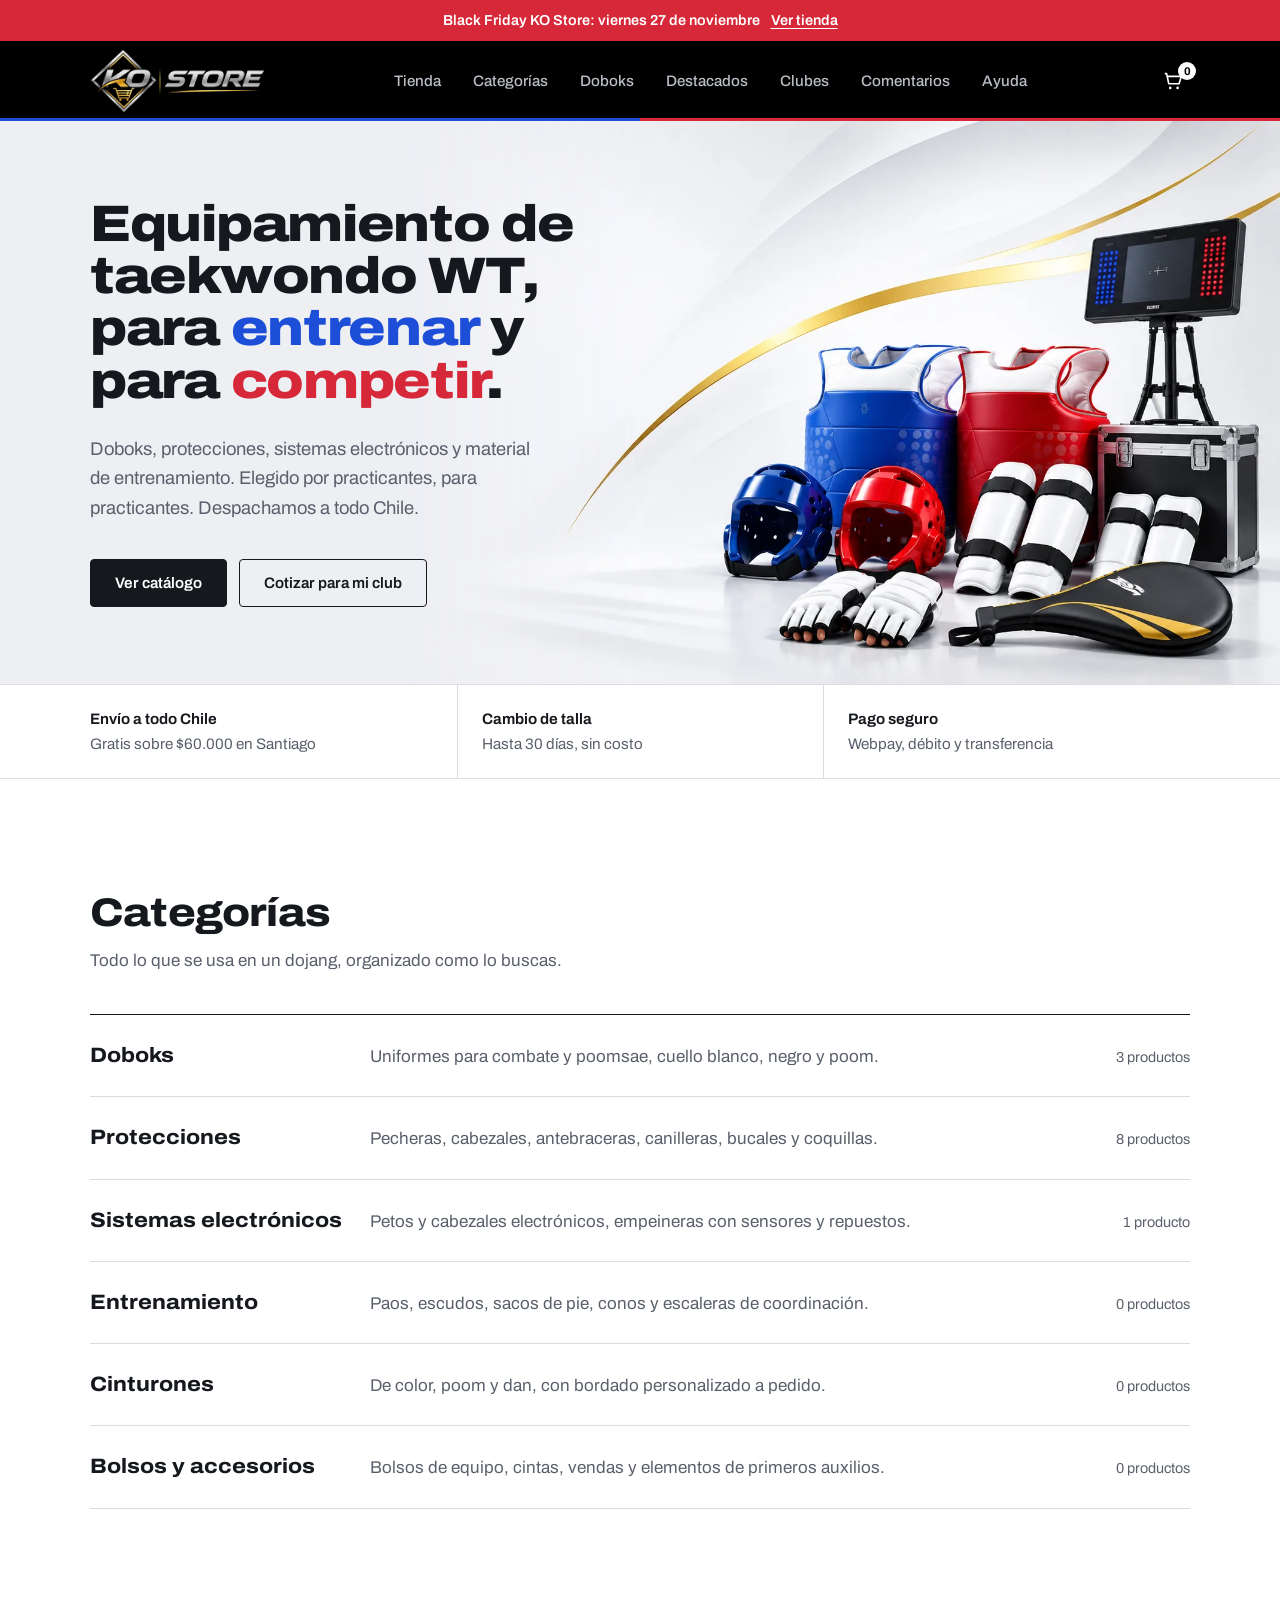
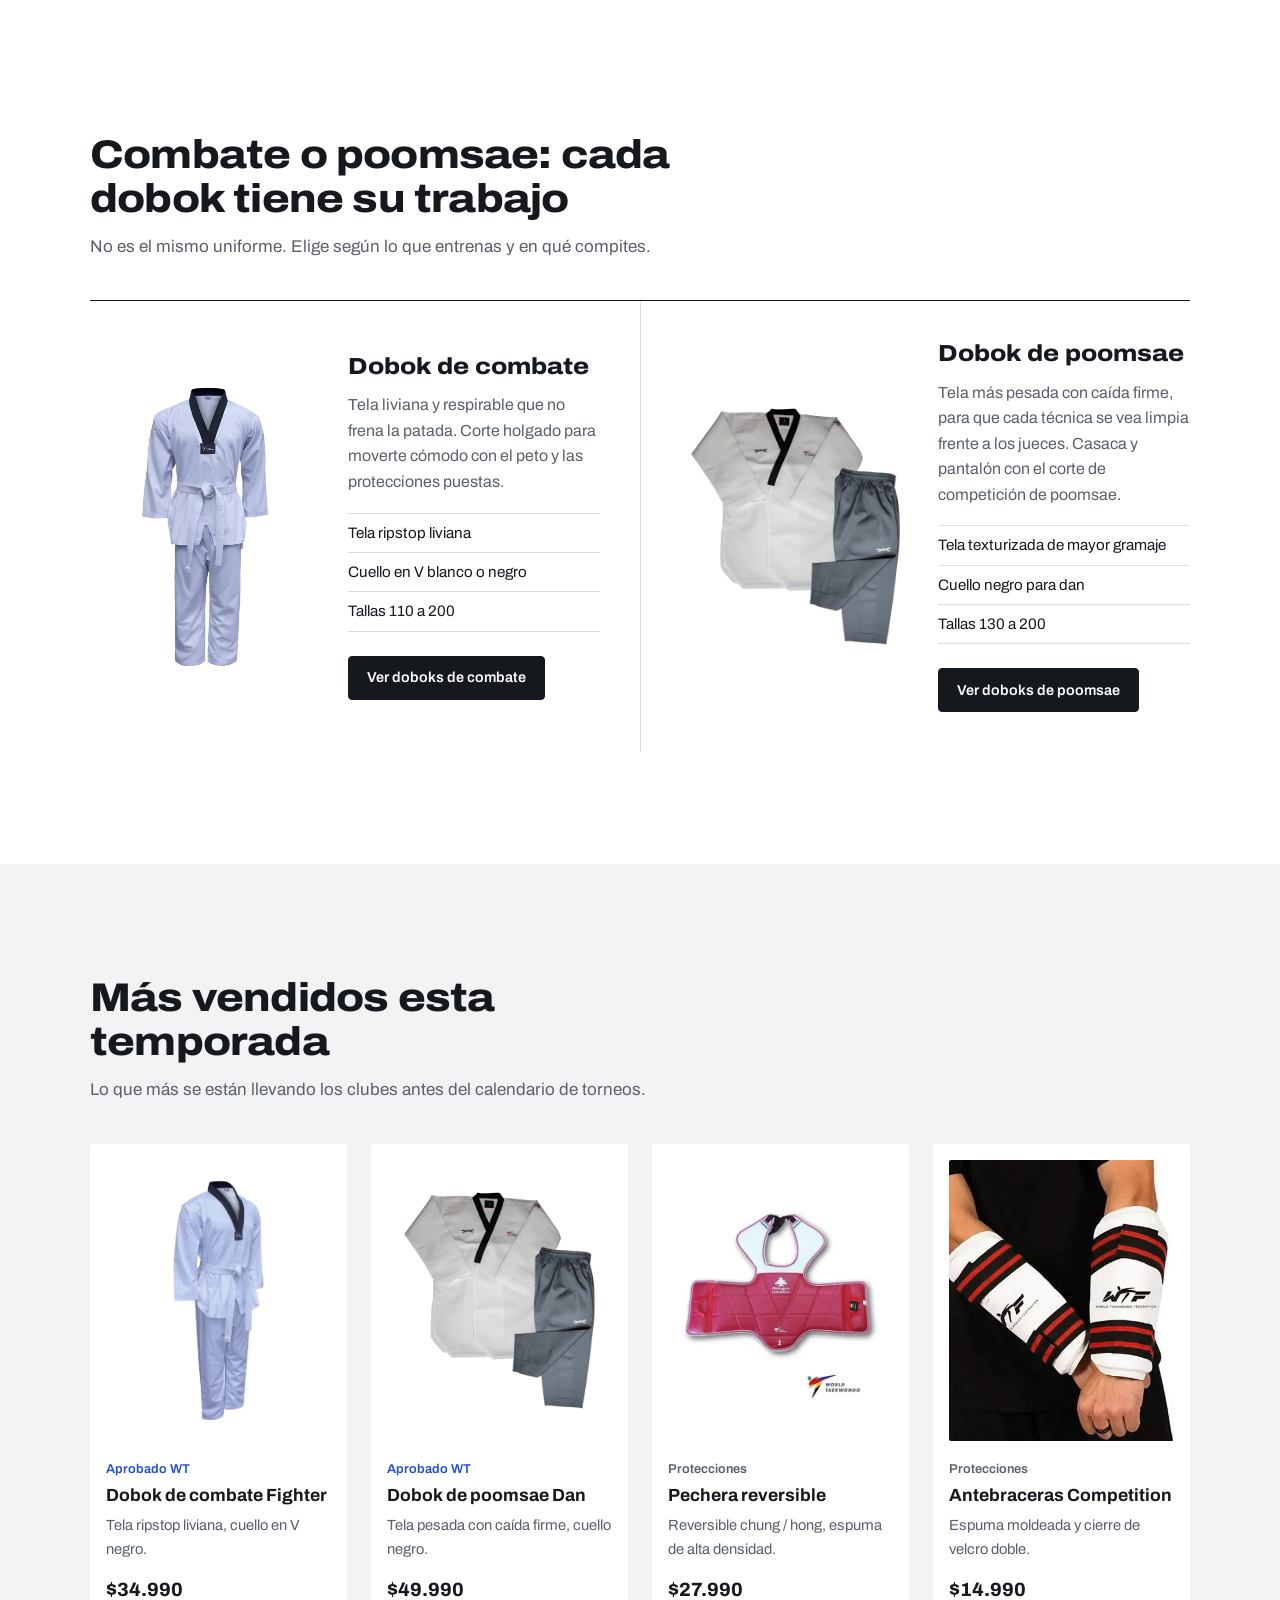
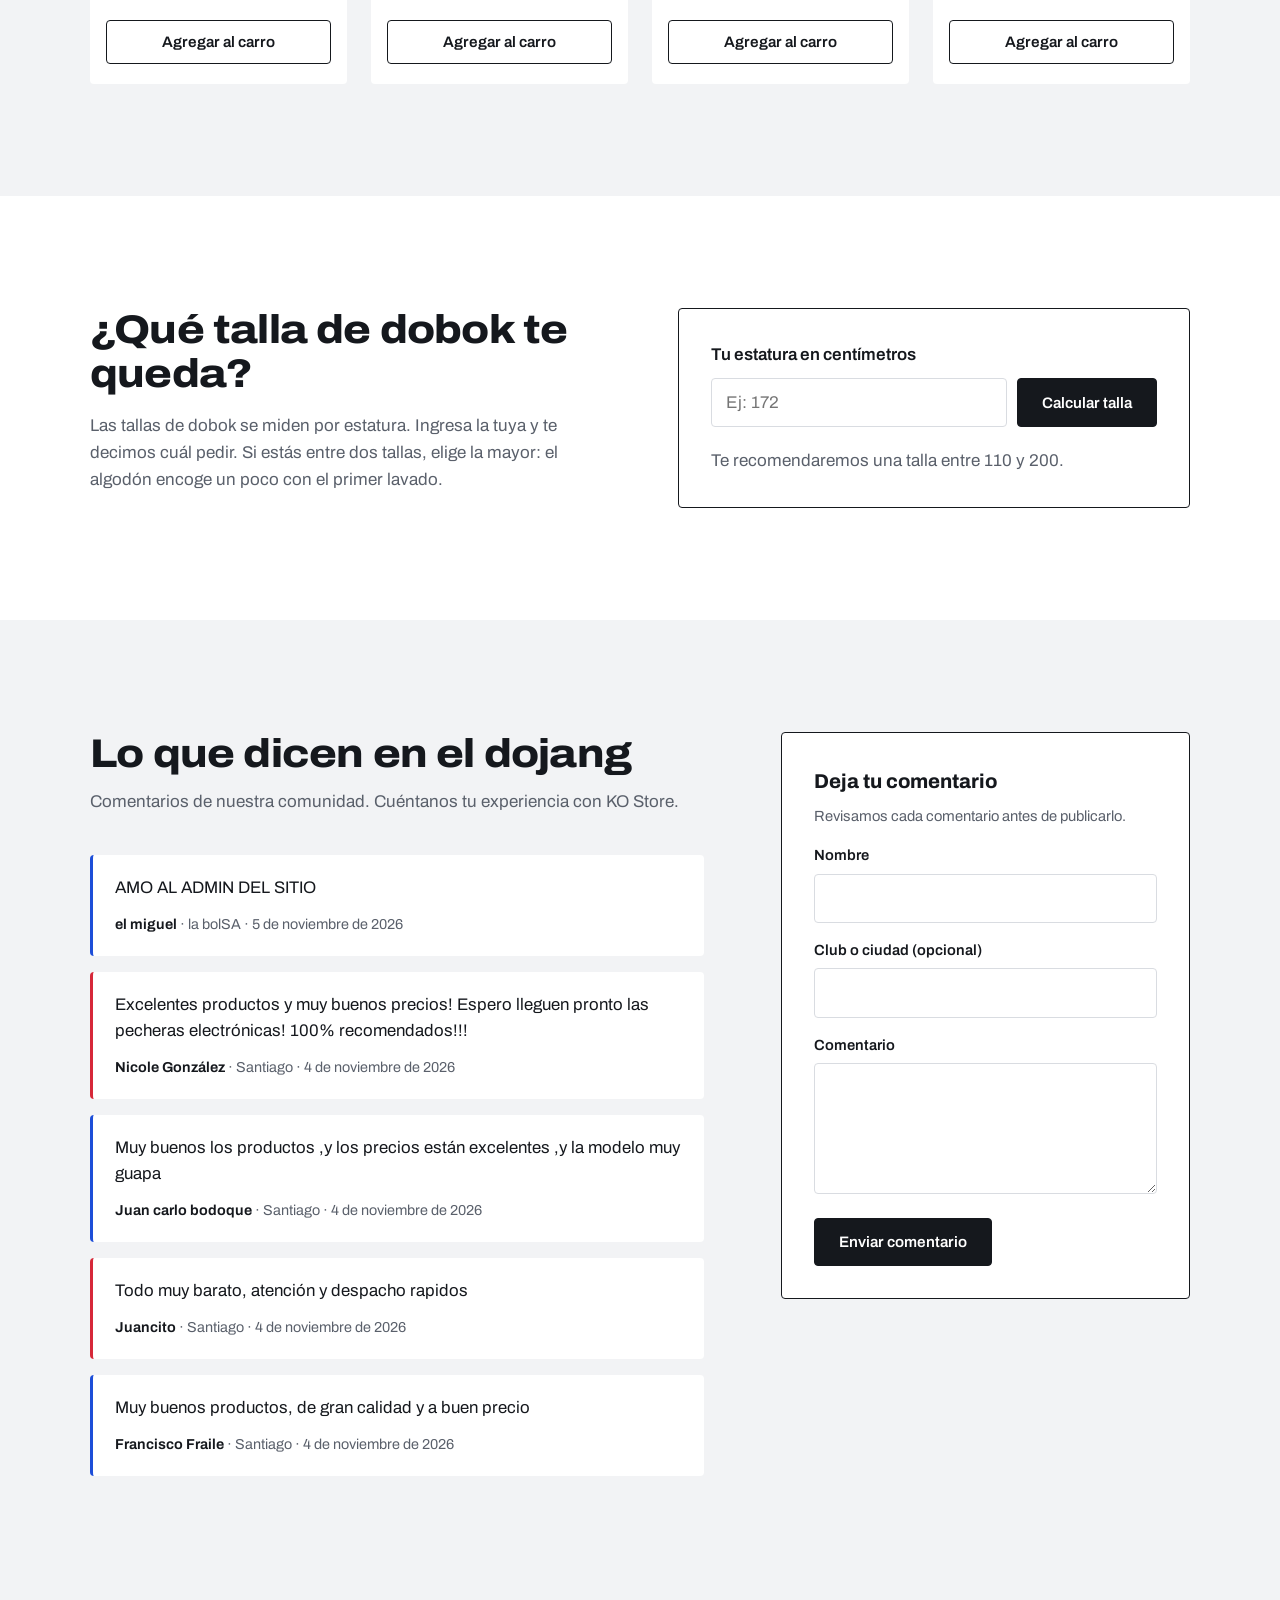
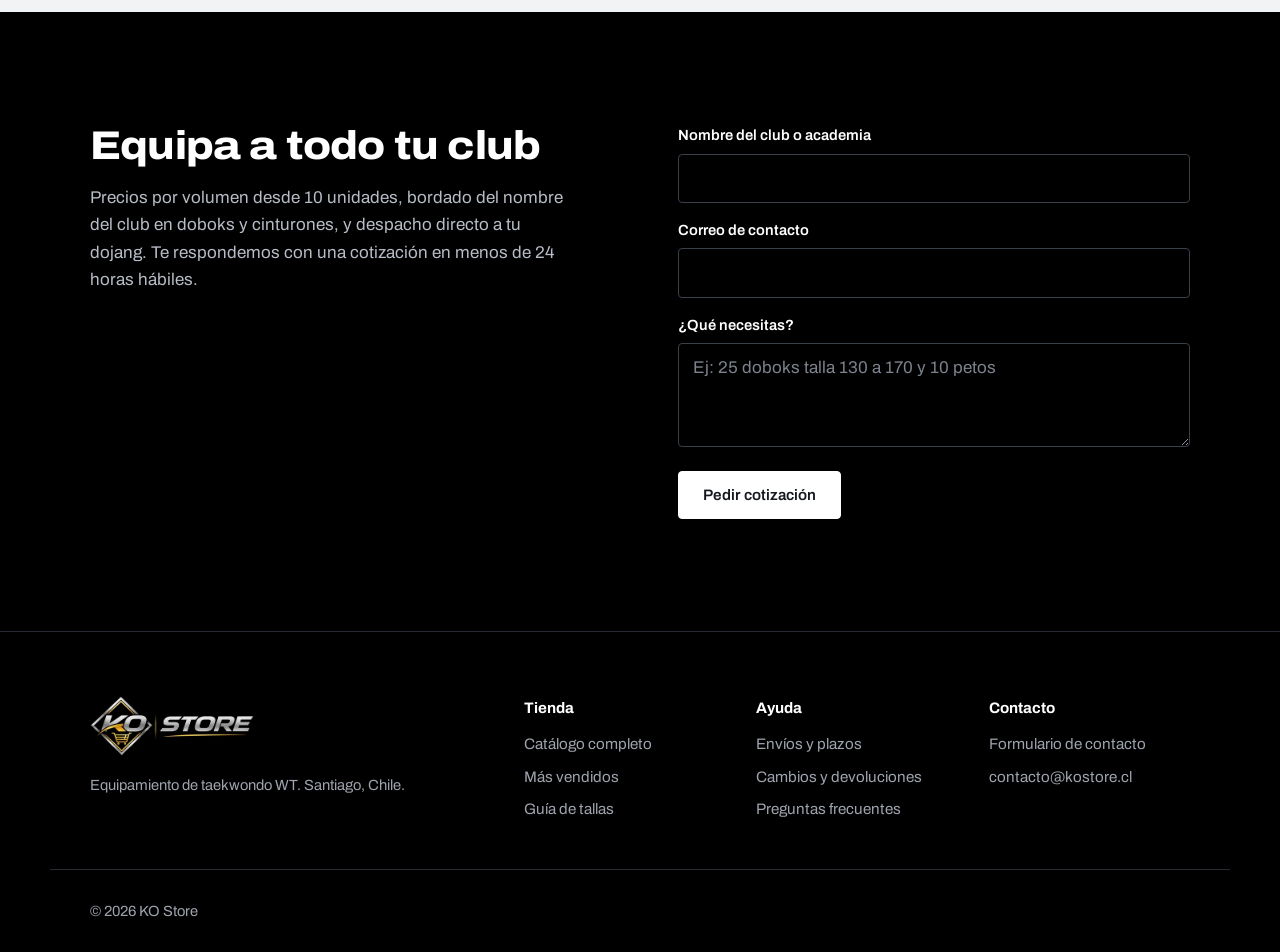
<file: index.html>
<!doctype html>
<html lang="es-CL">
<head>
  <meta charset="utf-8">
  <meta name="viewport" content="width=device-width, initial-scale=1">
  <title>Equipamiento de taekwondo WT en Chile | KO Store</title>
  <meta name="description" content="Tienda de taekwondo en Chile: doboks, protecciones, sistemas electrónicos y material de entrenamiento WT. Envíos a todo Chile y cambio de talla gratis.">
  <meta name="google-site-verification" content="JSv_X-p9uG803mm_7p5Y2nNtVCuEIK81Bcim6cUis-Q">
  <link rel="canonical" href="https://ko-store.vercel.app/">
  <meta name="theme-color" content="#000000">
  <meta property="og:type" content="website">
  <meta property="og:site_name" content="KO Store">
  <meta property="og:locale" content="es_CL">
  <meta property="og:title" content="Equipamiento de taekwondo WT en Chile | KO Store">
  <meta property="og:description" content="Tienda de taekwondo en Chile: doboks, protecciones, sistemas electrónicos y material de entrenamiento WT. Envíos a todo Chile y cambio de talla gratis.">
  <meta property="og:url" content="https://ko-store.vercel.app/">
  <meta property="og:image" content="https://ko-store.vercel.app/recursosgraficos/og-kostore.jpg">
  <meta property="og:image:width" content="1200">
  <meta property="og:image:height" content="630">
  <meta property="og:image:alt" content="Equipamiento de taekwondo WT: pecheras, cascos, guantes, canilleras y marcador electrónico">
  <meta name="twitter:card" content="summary_large_image">
  <script type="application/ld+json">
  {
    "@context": "https://schema.org",
    "@graph": [
      {
        "@type": "Store",
        "@id": "https://ko-store.vercel.app/#store",
        "name": "KO Store",
        "url": "https://ko-store.vercel.app/",
        "logo": "https://ko-store.vercel.app/recursosgraficos/kostore-web.webp",
        "image": "https://ko-store.vercel.app/recursosgraficos/og-kostore.jpg",
        "description": "Tienda de taekwondo en Chile: doboks, protecciones, sistemas electrónicos y material de entrenamiento WT. Envíos a todo Chile y cambio de talla gratis.",
        "email": "contacto@kostore.cl",
        "areaServed": { "@type": "Country", "name": "Chile" },
        "currenciesAccepted": "CLP",
        "paymentAccepted": "Webpay, débito, transferencia"
      },
      {
        "@type": "WebSite",
        "@id": "https://ko-store.vercel.app/#website",
        "name": "KO Store",
        "url": "https://ko-store.vercel.app/",
        "inLanguage": "es-CL",
        "publisher": { "@id": "https://ko-store.vercel.app/#store" }
      }
    ]
  }
  </script>
  <link rel="icon" type="image/png" href="recursosgraficos/favicon.png">
  <link rel="preconnect" href="https://fonts.googleapis.com">
  <link rel="preconnect" href="https://fonts.gstatic.com" crossorigin>
  <link href="https://fonts.googleapis.com/css2?family=Archivo:wdth,wght@62..125,400..900&display=swap" rel="stylesheet">
  <link rel="stylesheet" href="styles.css">
</head>
<body>
  <a class="skip" href="#main">Saltar al contenido</a>

  <header class="site-header">
    <div class="wrap header-inner">
      <a href="./" class="logo" aria-label="KO Store, inicio">
        <img src="recursosgraficos/kostore-web.webp" alt="KO Store" width="131" height="48">
      </a>
      <nav class="nav" id="nav" aria-label="Principal">
        <a href="tienda.html">Tienda</a>
        <a href="#categorias">Categorías</a>
        <a href="#doboks">Doboks</a>
        <a href="#destacados">Destacados</a>
        <a href="#clubes">Clubes</a>
        <a href="#comentarios">Comentarios</a>
        <a href="ayuda.html">Ayuda</a>
      </nav>
      <button type="button" class="menu-toggle" aria-controls="nav" aria-expanded="false" aria-label="Abrir menú">
        <svg viewBox="0 0 24 24" width="24" height="24" aria-hidden="true"><path d="M4 7h16M4 12h16M4 17h16" stroke="currentColor" stroke-width="1.8" stroke-linecap="round"/></svg>
      </button>
      <button type="button" class="cart" aria-label="Abrir carro, 0 productos">
        <svg viewBox="0 0 24 24" width="22" height="22" aria-hidden="true"><path d="M3 4h2l2.4 11h11.2L21 7H6.2" fill="none" stroke="currentColor" stroke-width="1.8" stroke-linejoin="round"/><circle cx="9" cy="19.5" r="1.4" fill="currentColor"/><circle cx="17" cy="19.5" r="1.4" fill="currentColor"/></svg>
        <span class="cart-count">0</span>
      </button>
    </div>
  </header>

  <main id="main">
    <section class="hero">
      <div class="wrap hero-grid">
        <div class="hero-copy">
          <h1>Equipamiento de taekwondo WT, para <span class="chung">entrenar</span> y para <span class="hong">competir</span>.</h1>
          <p class="lead">Doboks, protecciones, sistemas electrónicos y material de entrenamiento. Elegido por practicantes, para practicantes. Despachamos a todo Chile.</p>
          <div class="actions">
            <a href="tienda.html" class="btn btn-primary">Ver catálogo</a>
            <a href="#clubes" class="btn btn-ghost">Cotizar para mi club</a>
          </div>
        </div>

      </div>
      <img class="hero-img"
           src="recursosgraficos/fondo-hero.webp"
           srcset="recursosgraficos/fondo-hero-960.webp 960w, recursosgraficos/fondo-hero.webp 1671w"
           sizes="(max-width: 960px) 100vw, 1300px"
           width="1671" height="941"
           fetchpriority="high"
           alt="Equipamiento de taekwondo WT: pecheras y cascos azul y rojo, antebraceras, canilleras, guantes, paleta de golpeo, marcador electrónico y maleta de transporte">
    </section>

    <section class="service" aria-label="Condiciones de compra">
      <div class="wrap service-row">
        <p><strong>Envío a todo Chile</strong> Gratis sobre $60.000 en Santiago</p>
        <p><strong>Cambio de talla</strong> Hasta 30 días, sin costo</p>
        <p><strong>Pago seguro</strong> Webpay, débito y transferencia</p>
      </div>
    </section>

    <section id="categorias" class="section">
      <div class="wrap">
        <div class="section-head">
          <h2>Categorías</h2>
          <p>Todo lo que se usa en un dojang, organizado como lo buscas.</p>
        </div>
        <ul class="cat-list">
          <li><a href="doboks.html"><span class="cat-name">Doboks</span><span class="cat-desc">Uniformes para combate y poomsae, cuello blanco, negro y poom.</span><span class="cat-count" data-cat="doboks"></span></a></li>
          <li><a href="protecciones.html"><span class="cat-name">Protecciones</span><span class="cat-desc">Pecheras, cabezales, antebraceras, canilleras, bucales y coquillas.</span><span class="cat-count" data-cat="protecciones"></span></a></li>
          <li><a href="electronicos.html"><span class="cat-name">Sistemas electrónicos</span><span class="cat-desc">Petos y cabezales electrónicos, empeineras con sensores y repuestos.</span><span class="cat-count" data-cat="electronicos"></span></a></li>
          <li><a href="entrenamiento.html"><span class="cat-name">Entrenamiento</span><span class="cat-desc">Paos, escudos, sacos de pie, conos y escaleras de coordinación.</span><span class="cat-count" data-cat="entrenamiento"></span></a></li>
          <li><a href="cinturones.html"><span class="cat-name">Cinturones</span><span class="cat-desc">De color, poom y dan, con bordado personalizado a pedido.</span><span class="cat-count" data-cat="cinturones"></span></a></li>
          <li><a href="accesorios.html"><span class="cat-name">Bolsos y accesorios</span><span class="cat-desc">Bolsos de equipo, cintas, vendas y elementos de primeros auxilios.</span><span class="cat-count" data-cat="accesorios"></span></a></li>
        </ul>
      </div>
    </section>

    <section id="doboks" class="section doboks">
      <div class="wrap">
        <div class="section-head">
          <h2>Combate o poomsae: cada dobok tiene su trabajo</h2>
          <p>No es el mismo uniforme. Elige según lo que entrenas y en qué compites.</p>
        </div>
        <div class="dobok-split">
          <article class="dobok-type">
            <div class="dobok-img">
              <img src="recursosgraficos/dobokfighter.webp" alt="Dobok de combate blanco con cuello negro, vista frontal" width="542" height="1200" loading="lazy">
            </div>
            <div class="dobok-body">
              <h3>Dobok de combate</h3>
              <p>Tela liviana y respirable que no frena la patada. Corte holgado para moverte cómodo con el peto y las protecciones puestas.</p>
              <ul>
                <li>Tela ripstop liviana</li>
                <li>Cuello en V blanco o negro</li>
                <li>Tallas 110 a 200</li>
              </ul>
              <a href="doboks.html" class="btn btn-primary">Ver doboks de combate</a>
            </div>
          </article>
          <article class="dobok-type">
            <div class="dobok-img">
              <img src="recursosgraficos/dobokpoomsae1.webp" alt="Dobok de poomsae con casaca blanca de cuello negro y pantalón gris" width="1060" height="1200" loading="lazy">
            </div>
            <div class="dobok-body">
              <h3>Dobok de poomsae</h3>
              <p>Tela más pesada con caída firme, para que cada técnica se vea limpia frente a los jueces. Casaca y pantalón con el corte de competición de poomsae.</p>
              <ul>
                <li>Tela texturizada de mayor gramaje</li>
                <li>Cuello negro para dan</li>
                <li>Tallas 130 a 200</li>
              </ul>
              <a href="doboks.html" class="btn btn-primary">Ver doboks de poomsae</a>
            </div>
          </article>
        </div>
      </div>
    </section>

    <section id="destacados" class="section section-alt">
      <div class="wrap">
        <div class="section-head">
          <h2>Más vendidos esta temporada</h2>
          <p>Lo que más se están llevando los clubes antes del calendario de torneos.</p>
        </div>
        <div class="products" id="destacadosGrid"></div>
      </div>
    </section>

    <section id="tallas" class="section">
      <div class="wrap sizes">
        <div class="sizes-copy">
          <h2>¿Qué talla de dobok te queda?</h2>
          <p>Las tallas de dobok se miden por estatura. Ingresa la tuya y te decimos cuál pedir. Si estás entre dos tallas, elige la mayor: el algodón encoge un poco con el primer lavado.</p>
        </div>
        <form class="size-tool" id="sizeForm" novalidate>
          <label for="height">Tu estatura en centímetros</label>
          <div class="size-input">
            <input id="height" name="height" type="number" inputmode="numeric" min="100" max="210" placeholder="Ej: 172" required>
            <button class="btn btn-primary" type="submit">Calcular talla</button>
          </div>
          <p class="size-result" id="sizeResult" aria-live="polite">Te recomendaremos una talla entre 110 y 200.</p>
        </form>
      </div>
    </section>

    <section id="comentarios" class="section section-alt">
      <div class="wrap reviews">
        <div>
          <div class="section-head">
            <h2>Lo que dicen en el dojang</h2>
            <p>Comentarios de nuestra comunidad. Cuéntanos tu experiencia con KO Store.</p>
          </div>
          <ul class="review-list" id="reviewList"></ul>
          <button type="button" class="btn btn-ghost" id="reviewMore" hidden>Ver más comentarios</button>
        </div>
        <form class="review-form" id="reviewForm" novalidate data-envio="/api/comentarios"
              data-ok="¡Gracias! Tu comentario quedó pendiente de revisión y aparecerá aquí cuando lo aprobemos.">
          <h3>Deja tu comentario</h3>
          <p class="review-note">Revisamos cada comentario antes de publicarlo.</p>
          <div class="field">
            <label for="rv-nombre">Nombre</label>
            <input id="rv-nombre" name="nombre" type="text" autocomplete="given-name" maxlength="60" required>
          </div>
          <div class="field">
            <label for="rv-lugar">Club o ciudad (opcional)</label>
            <input id="rv-lugar" name="lugar" type="text" maxlength="60">
          </div>
          <div class="field">
            <label for="rv-texto">Comentario</label>
            <textarea id="rv-texto" name="texto" rows="4" minlength="10" maxlength="600" required
                      data-error="Escribe un comentario de al menos 10 caracteres."></textarea>
          </div>
          <div class="hp" aria-hidden="true">
            <label for="rv-sitio">Sitio web</label>
            <input id="rv-sitio" name="sitio" type="text" tabindex="-1" autocomplete="off">
          </div>
          <button class="btn btn-primary" type="submit">Enviar comentario</button>
          <p class="form-msg" aria-live="polite"></p>
        </form>
      </div>
    </section>

    <section id="clubes" class="section clubs">
      <div class="wrap clubs-grid">
        <div>
          <h2>Equipa a todo tu club</h2>
          <p>Precios por volumen desde 10 unidades, bordado del nombre del club en doboks y cinturones, y despacho directo a tu dojang. Te respondemos con una cotización en menos de 24 horas hábiles.</p>
        </div>
        <form class="club-form" id="clubForm" novalidate data-envio="/api/contacto"
              data-ok="¡Listo! Recibimos tu solicitud. Te responderemos a {email} en menos de 24 horas hábiles.">
          <input type="hidden" name="tipo" value="club">
          <div class="field">
            <label for="club">Nombre del club o academia</label>
            <input id="club" name="nombre" type="text" autocomplete="organization" maxlength="100" required>
          </div>
          <div class="field">
            <label for="email">Correo de contacto</label>
            <input id="email" name="email" type="email" autocomplete="email" maxlength="160" required
                   data-error="Escribe un correo válido para poder responderte.">
          </div>
          <div class="field">
            <label for="need">¿Qué necesitas?</label>
            <textarea id="need" name="mensaje" rows="3" maxlength="3000" placeholder="Ej: 25 doboks talla 130 a 170 y 10 petos"></textarea>
          </div>
          <div class="hp" aria-hidden="true">
            <label for="club-sitio">Sitio web</label>
            <input id="club-sitio" name="sitio" type="text" tabindex="-1" autocomplete="off">
          </div>
          <button class="btn btn-light" type="submit">Pedir cotización</button>
          <p class="form-msg" id="clubMsg" aria-live="polite"></p>
        </form>
      </div>
    </section>
  </main>

  <footer class="site-footer">
    <div class="wrap footer-grid">
      <div>
        <a href="./" class="logo" aria-label="KO Store, volver al inicio">
          <img src="recursosgraficos/kostore-web.webp" alt="KO Store" width="164" height="60" loading="lazy">
        </a>
        <p class="muted">Equipamiento de taekwondo WT. Santiago, Chile.</p>
      </div>
      <nav aria-label="Tienda">
        <h4>Tienda</h4>
        <a href="tienda.html">Catálogo completo</a>
        <a href="#destacados">Más vendidos</a>
        <a href="#tallas">Guía de tallas</a>
      </nav>
      <nav aria-label="Ayuda">
        <h4>Ayuda</h4>
        <a href="ayuda.html#envios">Envíos y plazos</a>
        <a href="ayuda.html#cambios">Cambios y devoluciones</a>
        <a href="ayuda.html#preguntas">Preguntas frecuentes</a>
      </nav>
      <nav aria-label="Contacto">
        <h4>Contacto</h4>
        <a href="ayuda.html#contacto">Formulario de contacto</a>
        <a href="mailto:contacto@kostore.cl">contacto@kostore.cl</a>
        <a href="#" data-link="instagram">Instagram</a>
        <a href="#" data-link="whatsapp">WhatsApp</a>
      </nav>
    </div>
    <div class="wrap footer-bottom">
      <p class="muted">© <span id="year">2026</span> KO Store</p>
    </div>
  </footer>

  <script src="config.js"></script>
  <script src="productos.js"></script>
  <script src="comentarios.js"></script>
  <script src="catalogo.js"></script>
  <script src="comun.js"></script>
  <script src="cart.js"></script>
  <script src="script.js"></script>
</body>
</html>
</file>
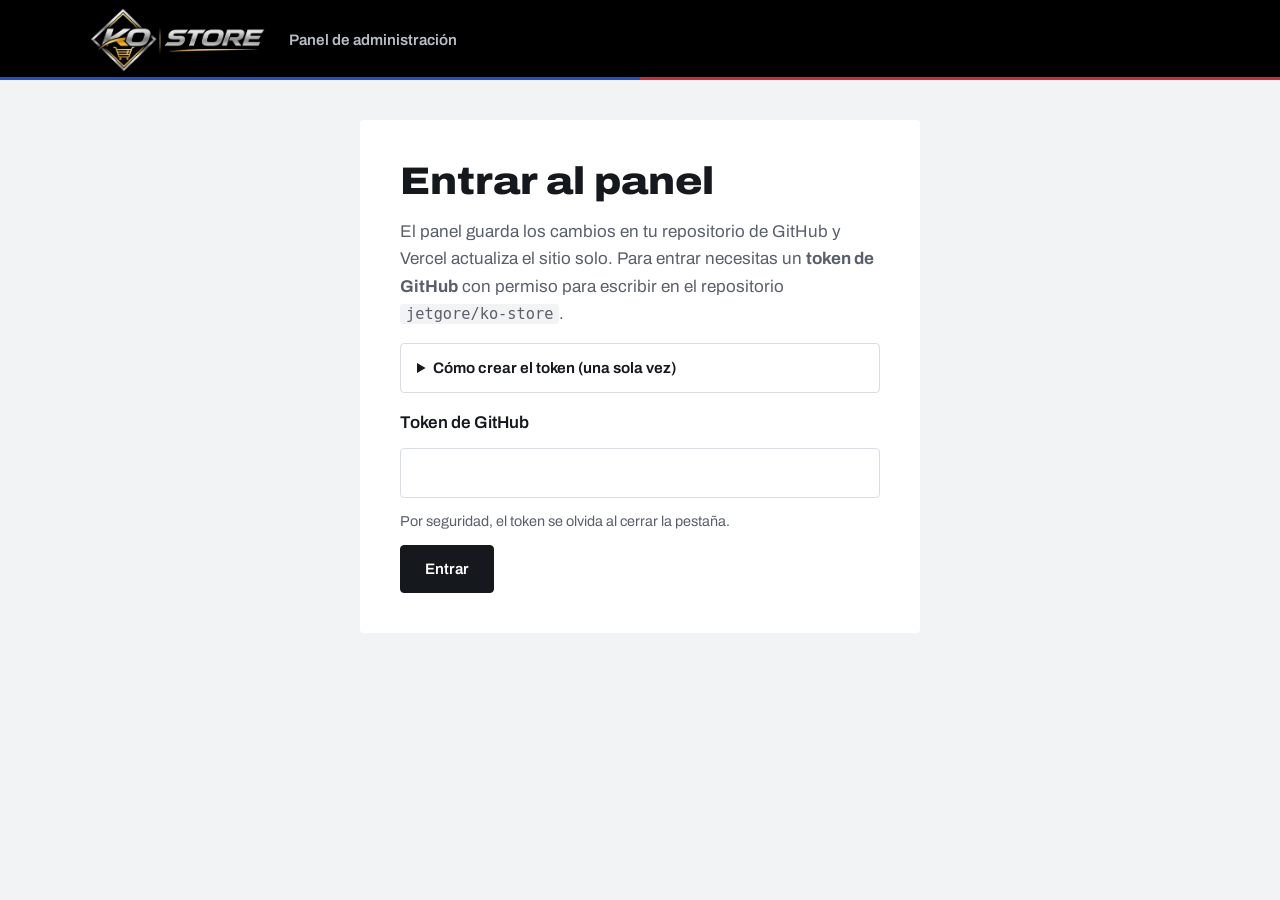
<file: admin.html>
<!doctype html>
<html lang="es-CL">
<head>
  <meta charset="utf-8">
  <meta name="viewport" content="width=device-width, initial-scale=1">
  <meta name="robots" content="noindex, nofollow">
  <title>Panel de administración — KO Store</title>
  <link rel="icon" type="image/png" href="recursosgraficos/favicon.png">
  <link rel="preconnect" href="https://fonts.googleapis.com">
  <link rel="preconnect" href="https://fonts.gstatic.com" crossorigin>
  <link href="https://fonts.googleapis.com/css2?family=Archivo:wdth,wght@62..125,400..900&display=swap" rel="stylesheet">
  <link rel="stylesheet" href="styles.css">
  <link rel="stylesheet" href="admin.css">
</head>
<body class="admin">
  <header class="site-header">
    <div class="wrap header-inner">
      <a href="index.html" class="logo" aria-label="Ir al sitio">
        <img src="recursosgraficos/kostore-web.webp" alt="KO Store" width="131" height="48">
      </a>
      <p class="admin-title">Panel de administración</p>
      <button type="button" class="admin-logout" id="logout" hidden>Salir</button>
    </div>
  </header>

  <main class="wrap admin-main">
    <!-- Acceso -->
    <section id="login" class="admin-card login" hidden>
      <h1>Entrar al panel</h1>
      <p>El panel guarda los cambios en tu repositorio de GitHub y Vercel actualiza el sitio solo. Para entrar necesitas un <strong>token de GitHub</strong> con permiso para escribir en el repositorio <code id="repoName"></code>.</p>
      <details class="help-token">
        <summary>Cómo crear el token (una sola vez)</summary>
        <ol>
          <li>Entra a <a href="https://github.com/settings/personal-access-tokens/new" target="_blank" rel="noopener">GitHub → Settings → Fine-grained tokens</a>.</li>
          <li>En <em>Repository access</em> elige <em>Only select repositories</em> y marca <code id="repoName2"></code> y, para gestionar los pedidos, también <code id="repoPedidosName"></code>.</li>
          <li>En <em>Expiration</em> elige 30 días: si el token se filtra, deja de servir solo.</li>
          <li>En <em>Permissions → Repository permissions</em>, pon <em>Contents</em> e <em>Issues</em> en <em>Read and write</em> (Issues es para revisar los comentarios).</li>
          <li>Crea el token, cópialo y pégalo aquí.</li>
        </ol>
      </details>
      <form id="loginForm" class="login-form">
        <label for="token">Token de GitHub</label>
        <input id="token" type="password" autocomplete="off" required>
        <p class="token-note">Por seguridad, el token se olvida al cerrar la pestaña.</p>
        <button type="submit" class="btn btn-primary">Entrar</button>
        <p class="form-msg" id="loginMsg" aria-live="polite"></p>
      </form>
    </section>

    <nav class="admin-tabs" id="tabs" aria-label="Secciones del panel" hidden>
      <button type="button" data-tab="panel" aria-current="page">Productos</button>
      <button type="button" data-tab="pedidos">Pedidos <span class="tab-count" id="pedCount" hidden></span></button>
      <button type="button" data-tab="despachos">Boleta y despacho <span class="tab-count" id="despCount" hidden></span></button>
      <button type="button" data-tab="comentarios">Comentarios <span class="tab-count" id="comCount" hidden></span></button>
      <button type="button" data-tab="importacion">Importación</button>
    </nav>

    <!-- Lista de productos -->
    <section id="panel" hidden>
      <div class="admin-toolbar">
        <div>
          <h1>Productos</h1>
          <p class="admin-sub" id="summary"></p>
        </div>
        <div class="admin-actions">
          <div class="search">
            <label for="filter" class="visually-hidden">Buscar productos</label>
            <svg viewBox="0 0 24 24" width="18" height="18" aria-hidden="true"><circle cx="11" cy="11" r="6.5" fill="none" stroke="currentColor" stroke-width="1.8"/><path d="M16 16l4.5 4.5" stroke="currentColor" stroke-width="1.8" stroke-linecap="round"/></svg>
            <input id="filter" type="search" placeholder="Buscar producto…" autocomplete="off">
          </div>
          <button type="button" class="btn btn-primary" id="addBtn">Agregar producto</button>
        </div>
      </div>
      <div class="table-wrap">
        <table class="admin-table">
          <thead>
            <tr>
              <th scope="col">Foto</th>
              <th scope="col">Producto</th>
              <th scope="col">Precio</th>
              <th scope="col">Visible</th>
              <th scope="col">Destacado</th>
              <th scope="col"><span class="visually-hidden">Acciones</span></th>
            </tr>
          </thead>
          <tbody id="rows"></tbody>
        </table>
      </div>
    </section>

    <!-- Pedidos simulados: checkout.html los envía (api/pedidos.js) como issues del repositorio privado de pedidos -->
    <section id="pedidos" hidden>
      <div class="admin-toolbar">
        <div>
          <h1>Pedidos</h1>
          <p class="admin-sub" id="pedSummary"></p>
        </div>
        <div class="admin-actions">
          <button type="button" class="btn btn-ghost" data-ped-reload>Actualizar</button>
        </div>
      </div>
      <p class="ped-demo"><strong>Ventas simuladas.</strong> No hay cobros reales: el pago se confirma a mano para probar el flujo completo.</p>
      <p class="form-msg error" id="pedError" aria-live="polite"></p>
      <h2 class="com-h">Por revisar</h2>
      <p class="admin-sub">Revisa el stock, confirma que llegó el pago y luego confirma el pedido: ahí se descuenta el stock y se avisa a quien compró.</p>
      <ul class="com-list" id="pedRevision"></ul>
      <h2 class="com-h">Cerrados</h2>
      <ul class="com-list" id="pedCerrados"></ul>
    </section>

    <!-- Boleta y despacho de los pedidos ya confirmados -->
    <section id="despachos" hidden>
      <div class="admin-toolbar">
        <div>
          <h1>Boleta y despacho</h1>
          <p class="admin-sub" id="despSummary"></p>
        </div>
        <div class="admin-actions">
          <button type="button" class="btn btn-ghost" data-ped-reload>Actualizar</button>
        </div>
      </div>
      <p class="ped-demo"><strong>Boletas y despachos ficticios.</strong> La boleta no tiene validez tributaria y el número de seguimiento no corresponde a un envío real.</p>
      <h2 class="com-h">Por emitir boleta</h2>
      <ul class="com-list" id="despBoleta"></ul>
      <h2 class="com-h">Por despachar</h2>
      <ul class="com-list" id="despEnvio"></ul>
      <h2 class="com-h">En camino</h2>
      <ul class="com-list" id="despCamino"></ul>
    </section>

    <!-- Comentarios: la web los envía (api/comentarios.js) como issues de GitHub -->
    <section id="comentarios" hidden>
      <div class="admin-toolbar">
        <div>
          <h1>Comentarios</h1>
          <p class="admin-sub" id="comSummary"></p>
        </div>
        <div class="admin-actions">
          <button type="button" class="btn btn-ghost" id="comReload">Actualizar</button>
        </div>
      </div>
      <p class="form-msg error" id="comError" aria-live="polite"></p>
      <h2 class="com-h">Por revisar</h2>
      <p class="admin-sub">Solo se publican en la web los que apruebes.</p>
      <ul class="com-list" id="comPendientes"></ul>
      <h2 class="com-h">Publicados en la web</h2>
      <ul class="com-list" id="comPublicados"></ul>
    </section>

    <!-- Simulador de importación: solo calcula en este navegador, no publica nada (importacion.js) -->
    <section id="importacion" hidden>
      <div class="admin-toolbar">
        <div>
          <h1>Simulador de importación</h1>
          <p class="admin-sub">Costo puesto en Chile y margen por producto. Los escenarios se guardan solo en este navegador.</p>
        </div>
        <div class="admin-actions">
          <label for="simEscenario" class="visually-hidden">Escenario guardado</label>
          <select id="simEscenario" class="sim-select"></select>
          <button type="button" class="btn btn-ghost btn-sm" id="simGuardar">Guardar como…</button>
          <button type="button" class="link-btn danger" id="simBorrar">Borrar escenario</button>
        </div>
      </div>

      <div class="sim-grid">
        <fieldset class="admin-card sim-params">
          <legend>Supuestos del pedido</legend>
          <div class="field">
            <label for="simProveedor">Proveedor</label>
            <input id="simProveedor" data-param="proveedor">
          </div>
          <div class="row-2">
            <div class="field">
              <label for="simTc">Dólar (CLP por US$)</label>
              <input id="simTc" type="number" inputmode="decimal" min="0" step="any" data-param="tc">
            </div>
            <div class="field">
              <label for="simFlete">Flete internacional (US$)</label>
              <input id="simFlete" type="number" inputmode="decimal" min="0" step="any" data-param="flete">
            </div>
            <div class="field">
              <label for="simSeguro">Seguro (% del FOB)</label>
              <input id="simSeguro" type="number" inputmode="decimal" min="0" step="any" data-param="seguro">
            </div>
            <div class="field">
              <label for="simArancel">Arancel</label>
              <select id="simArancel" data-param="arancel">
                <option value="0">0 % (con TLC)</option>
                <option value="6">6 % (sin TLC)</option>
              </select>
            </div>
            <div class="field">
              <label for="simAgente">Agente de aduana (US$)</label>
              <input id="simAgente" type="number" inputmode="decimal" min="0" step="any" data-param="agente">
            </div>
            <div class="field">
              <label for="simBanco">Transferencia y comisiones (US$)</label>
              <input id="simBanco" type="number" inputmode="decimal" min="0" step="any" data-param="banco">
            </div>
            <div class="field">
              <label for="simLocal">Gastos en Chile (CLP)</label>
              <input id="simLocal" type="number" inputmode="numeric" min="0" step="any" data-param="local">
            </div>
            <div class="field">
              <label for="simObjetivo">Margen objetivo (%)</label>
              <input id="simObjetivo" type="number" inputmode="decimal" min="0" max="95" step="any" data-param="objetivo">
            </div>
          </div>
          <p class="sim-note">Los gastos (flete, seguro, arancel, agente, etc.) se reparten según el valor FOB de cada producto. El arancel 0 % del TLC Chile–China exige el certificado de origen del proveedor. Gastos en Chile: retiro del puerto, despacho a bodega, etc. El IVA de la importación no se suma al costo porque se recupera como crédito fiscal.</p>
        </fieldset>

        <div class="admin-card sim-resumen" aria-live="polite">
          <h2>Resumen</h2>
          <dl id="simResumen"></dl>
        </div>
      </div>

      <h2 class="com-h">Productos del pedido</h2>
      <p class="admin-sub">FOB = precio unitario del proveedor en dólares. Venta = tu precio con IVA. "Precio sugerido" es el precio con IVA que da el margen objetivo.</p>
      <div class="table-wrap sim-wrap">
        <table class="admin-table sim-table">
          <thead>
            <tr>
              <th scope="col">Producto</th>
              <th scope="col">Cantidad</th>
              <th scope="col">FOB (US$)</th>
              <th scope="col">Venta (CLP)</th>
              <th scope="col">Costo unitario</th>
              <th scope="col">Margen</th>
              <th scope="col">Precio sugerido</th>
              <th scope="col"><span class="visually-hidden">Quitar</span></th>
            </tr>
          </thead>
          <tbody id="simRows"></tbody>
        </table>
      </div>
      <div class="sim-foot">
        <button type="button" class="btn btn-ghost btn-sm" id="simAgregar">Agregar producto</button>
        <button type="button" class="link-btn" id="simReset">Volver al pedido de ejemplo</button>
      </div>
    </section>
  </main>

  <!-- Barra para publicar -->
  <div class="publish-bar" id="publishBar" hidden>
    <div class="wrap publish-inner">
      <p id="pendingText"></p>
      <div class="publish-btns">
        <button type="button" class="btn btn-ghost-light" id="discardBtn">Descartar</button>
        <button type="button" class="btn btn-light" id="publishBtn">Publicar cambios</button>
      </div>
    </div>
  </div>
  <p class="toast" id="toast" role="status" aria-live="polite" hidden></p>

  <!-- Editor de producto -->
  <dialog id="editor" class="editor" aria-labelledby="editorTitle">
    <form id="editForm" method="dialog" novalidate>
      <div class="editor-head">
        <h2 id="editorTitle">Producto</h2>
        <button type="button" class="drawer-close" id="closeEditor" aria-label="Cerrar">
          <svg viewBox="0 0 24 24" width="22" height="22" aria-hidden="true"><path d="M6 6l12 12M18 6L6 18" stroke="currentColor" stroke-width="1.8" stroke-linecap="round"/></svg>
        </button>
      </div>
      <div class="editor-body">
        <div class="field">
          <label for="f-name">Nombre</label>
          <input id="f-name" required>
        </div>
        <div class="row-2">
          <div class="field">
            <label for="f-cat">Categoría</label>
            <select id="f-cat"></select>
          </div>
          <div class="field">
            <label for="f-id">Código (en la URL y el carro)</label>
            <input id="f-id" pattern="[a-z0-9-]+" required>
          </div>
        </div>
        <div class="row-2">
          <div class="field">
            <label for="f-price">Precio (CLP)</label>
            <input id="f-price" type="number" inputmode="numeric" min="0" step="10" required>
          </div>
          <div class="field">
            <label for="f-old">Precio anterior (opcional, se muestra tachado)</label>
            <input id="f-old" type="number" inputmode="numeric" min="0" step="10">
          </div>
        </div>
        <div class="field">
          <label for="f-stock">Stock (unidades; vacío = sin control de stock)</label>
          <input id="f-stock" type="number" inputmode="numeric" min="0" step="1">
        </div>
        <div class="field">
          <label for="f-spec">Descripción corta</label>
          <textarea id="f-spec" rows="2"></textarea>
        </div>
        <div class="field">
          <label for="f-desc">Descripción completa (página del producto, ayuda a Google)</label>
          <textarea id="f-desc" rows="5" placeholder="Materiales, para quién es, certificación WT, cómo elegir la talla…"></textarea>
        </div>
        <div class="row-2">
          <div class="field">
            <label for="f-etiqueta">Etiqueta sobre la foto</label>
            <select id="f-etiqueta">
              <option value="">Ninguna</option>
              <option value="nuevo">Nuevo</option>
              <option value="oferta">Oferta</option>
            </select>
          </div>
          <div class="field">
            <label for="f-badge">Texto destacado (ej: Aprobado WT)</label>
            <input id="f-badge">
          </div>
        </div>
        <div class="field">
          <label for="f-sizes">Tallas, separadas por coma (vacío = talla única)</label>
          <input id="f-sizes" placeholder="Ej: S, M, L">
          <div class="presets" id="presets"></div>
        </div>

        <fieldset class="photos">
          <legend>Fotos</legend>
          <p class="photo-help">La primera es la foto principal. Con 2 fotos, la segunda aparece al pasar el mouse; con 3 o más, la tarjeta muestra flechas para verlas todas.</p>
          <ul class="photo-grid" id="photoGrid"></ul>
          <div class="photo-add">
            <label class="btn btn-ghost btn-sm" id="photoAddBtn">Agregar fotos<input type="file" id="photoInput" accept="image/*" multiple hidden></label>
            <span class="photo-count" id="photoCount"></span>
          </div>
          <label class="check"><input type="checkbox" id="f-cover"> La foto es un primer plano: que llene todo el recuadro</label>
        </fieldset>

        <div class="checks">
          <label class="check"><input type="checkbox" id="f-activo"> Visible en la tienda</label>
          <label class="check"><input type="checkbox" id="f-destacado"> Destacado en la portada (máximo 4)</label>
        </div>
        <p class="form-msg error" id="editMsg" aria-live="polite"></p>
      </div>
      <div class="editor-foot">
        <button type="button" class="btn btn-ghost" id="cancelEdit">Cancelar</button>
        <button type="submit" class="btn btn-primary">Guardar producto</button>
      </div>
    </form>
  </dialog>

  <script src="config.js"></script>
  <script src="catalogo.js"></script>
  <script src="admin.js"></script>
  <script src="importacion.js"></script>
  <script src="pedidos-comun.js"></script>
  <script src="admin-pedidos.js"></script>
</body>
</html>
</file>
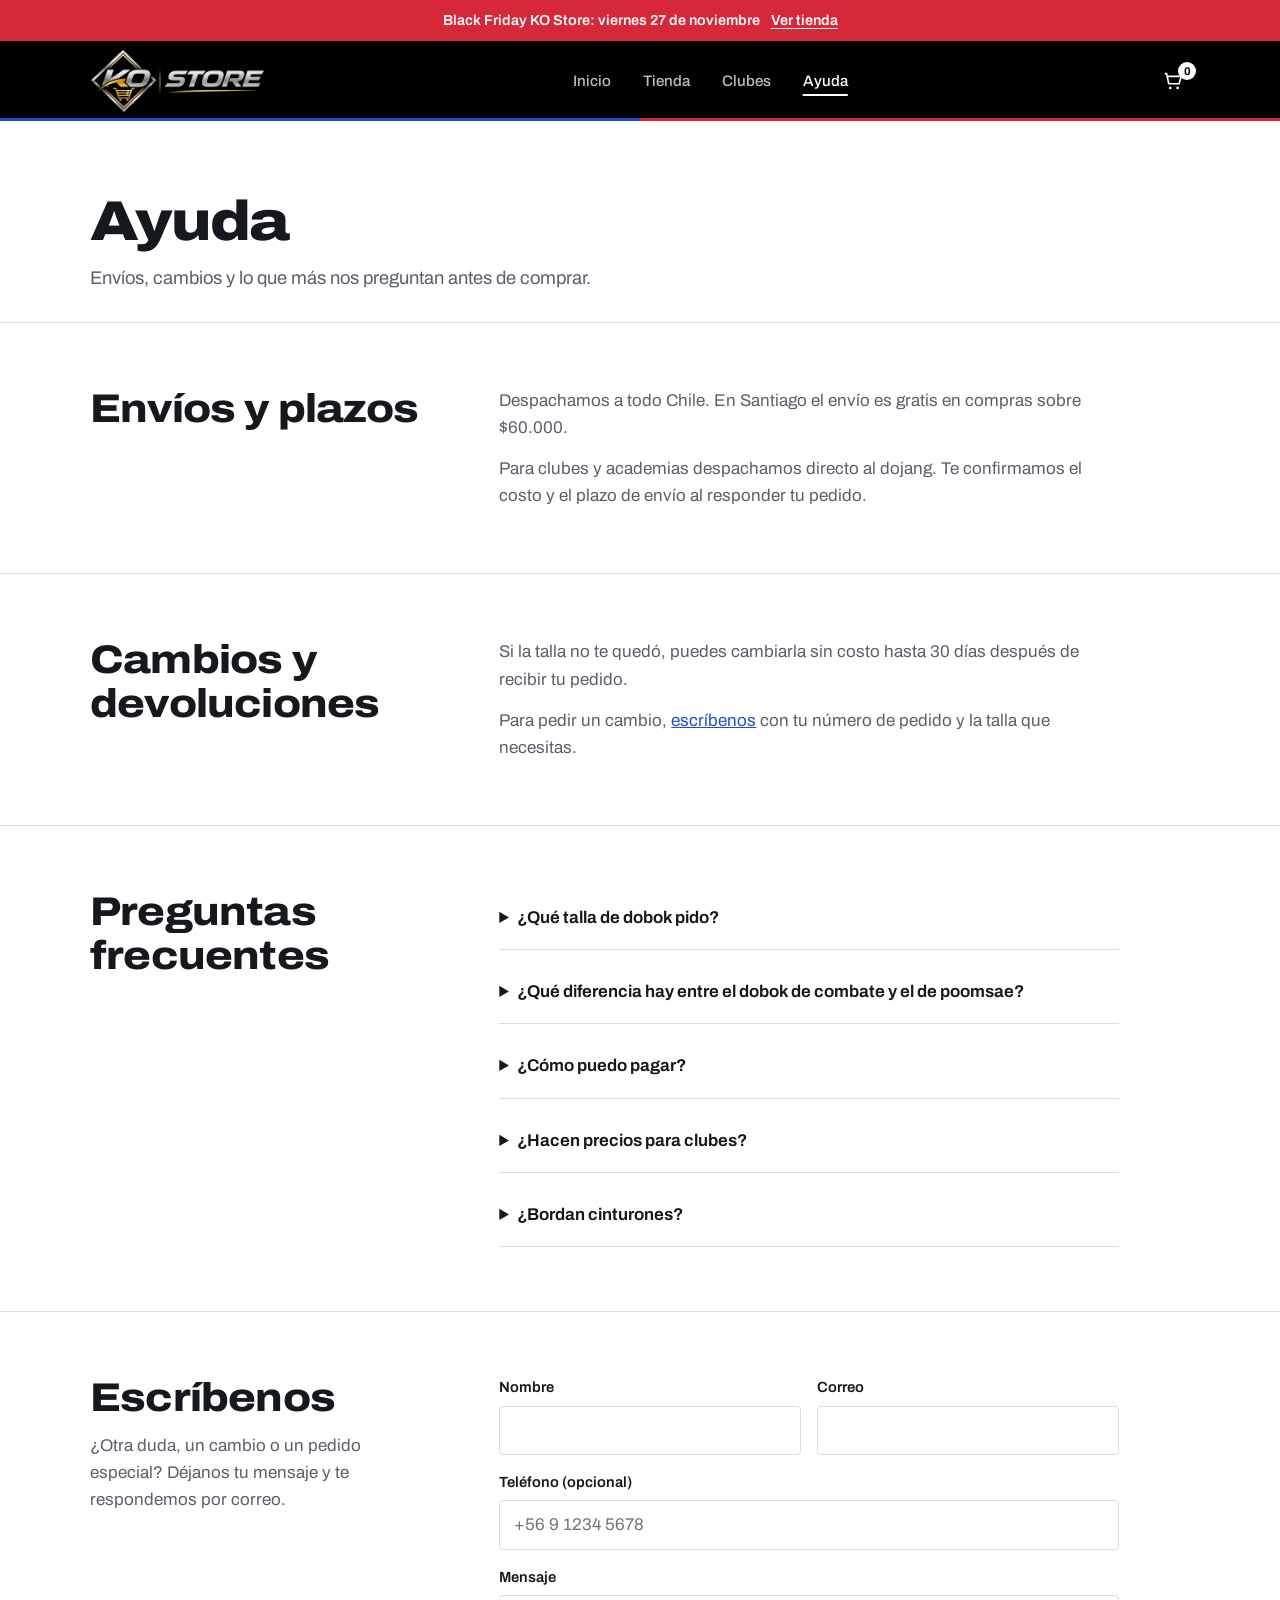
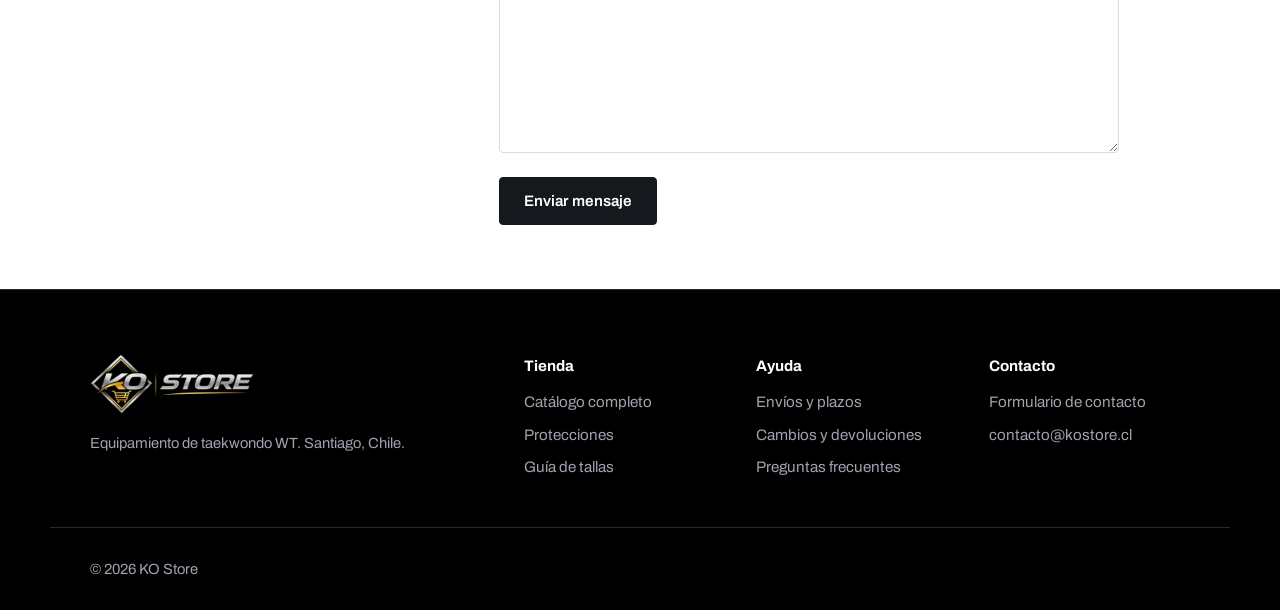
<file: ayuda.html>
<!doctype html>
<html lang="es-CL">
<head>
  <meta charset="utf-8">
  <meta name="viewport" content="width=device-width, initial-scale=1">
  <title>Envíos, cambios y preguntas frecuentes | KO Store</title>
  <meta name="description" content="Envíos, cambios de talla, medios de pago y preguntas frecuentes de KO Store, equipamiento de taekwondo WT.">
  <link rel="canonical" href="https://ko-store.vercel.app/ayuda.html">
  <meta name="theme-color" content="#000000">
  <meta property="og:type" content="website">
  <meta property="og:site_name" content="KO Store">
  <meta property="og:locale" content="es_CL">
  <meta property="og:title" content="Envíos, cambios y preguntas frecuentes | KO Store">
  <meta property="og:description" content="Envíos, cambios de talla, medios de pago y preguntas frecuentes de KO Store, equipamiento de taekwondo WT.">
  <meta property="og:url" content="https://ko-store.vercel.app/ayuda.html">
  <meta property="og:image" content="https://ko-store.vercel.app/recursosgraficos/og-kostore.jpg">
  <meta property="og:image:width" content="1200">
  <meta property="og:image:height" content="630">
  <meta property="og:image:alt" content="Equipamiento de taekwondo WT: pecheras, cascos, guantes, canilleras y marcador electrónico">
  <meta name="twitter:card" content="summary_large_image">
  <script type="application/ld+json">
  {
    "@context": "https://schema.org",
    "@type": "FAQPage",
    "mainEntity": [
      { "@type": "Question", "name": "¿Qué talla de dobok pido?",
        "acceptedAnswer": { "@type": "Answer", "text": "Las tallas de dobok se miden por estatura. Usa nuestra calculadora de tallas. Si estás entre dos tallas, elige la mayor: el algodón encoge un poco con el primer lavado." } },
      { "@type": "Question", "name": "¿Qué diferencia hay entre el dobok de combate y el de poomsae?",
        "acceptedAnswer": { "@type": "Answer", "text": "El de combate usa tela liviana y respirable, con corte holgado para moverte con las protecciones puestas. El de poomsae usa tela más pesada, con caída firme, para que la técnica se vea limpia frente a los jueces." } },
      { "@type": "Question", "name": "¿Cómo puedo pagar?",
        "acceptedAnswer": { "@type": "Answer", "text": "Aceptamos Webpay, débito y transferencia." } },
      { "@type": "Question", "name": "¿Hacen precios para clubes?",
        "acceptedAnswer": { "@type": "Answer", "text": "Sí. Tenemos precios por volumen desde 10 unidades y bordado del nombre del club en doboks y cinturones. Pide tu cotización y te respondemos en menos de 24 horas hábiles." } },
      { "@type": "Question", "name": "¿Bordan cinturones?",
        "acceptedAnswer": { "@type": "Answer", "text": "Sí, bordamos cinturones de color, poom y dan a pedido, con tu nombre y grado." } }
    ]
  }
  </script>
  <link rel="icon" type="image/png" href="recursosgraficos/favicon.png">
  <link rel="preconnect" href="https://fonts.googleapis.com">
  <link rel="preconnect" href="https://fonts.gstatic.com" crossorigin>
  <link href="https://fonts.googleapis.com/css2?family=Archivo:wdth,wght@62..125,400..900&display=swap" rel="stylesheet">
  <link rel="stylesheet" href="styles.css">
</head>
<body>
  <a class="skip" href="#main">Saltar al contenido</a>

  <header class="site-header">
    <div class="wrap header-inner">
      <a href="index.html" class="logo" aria-label="KO Store, inicio">
        <img src="recursosgraficos/kostore-web.webp" alt="KO Store" width="131" height="48">
      </a>
      <nav class="nav" id="nav" aria-label="Principal">
        <a href="index.html">Inicio</a>
        <a href="tienda.html">Tienda</a>
        <a href="index.html#clubes">Clubes</a>
        <a href="ayuda.html" aria-current="page">Ayuda</a>
      </nav>
      <button type="button" class="menu-toggle" aria-controls="nav" aria-expanded="false" aria-label="Abrir menú">
        <svg viewBox="0 0 24 24" width="24" height="24" aria-hidden="true"><path d="M4 7h16M4 12h16M4 17h16" stroke="currentColor" stroke-width="1.8" stroke-linecap="round"/></svg>
      </button>
      <button type="button" class="cart" aria-label="Abrir carro, 0 productos">
        <svg viewBox="0 0 24 24" width="22" height="22" aria-hidden="true"><path d="M3 4h2l2.4 11h11.2L21 7H6.2" fill="none" stroke="currentColor" stroke-width="1.8" stroke-linejoin="round"/><circle cx="9" cy="19.5" r="1.4" fill="currentColor"/><circle cx="17" cy="19.5" r="1.4" fill="currentColor"/></svg>
        <span class="cart-count">0</span>
      </button>
    </div>
  </header>

  <main id="main">
    <section class="shop-head">
      <div class="wrap">
        <h1>Ayuda</h1>
        <p class="lead">Envíos, cambios y lo que más nos preguntan antes de comprar.</p>
      </div>
    </section>

    <section id="envios" class="section help">
      <div class="wrap help-grid">
        <h2>Envíos y plazos</h2>
        <div class="help-body">
          <p>Despachamos a todo Chile. En Santiago el envío es gratis en compras sobre $60.000.</p>
          <p>Para clubes y academias despachamos directo al dojang. Te confirmamos el costo y el plazo de envío al responder tu pedido.</p>
        </div>
      </div>
    </section>

    <section id="cambios" class="section help">
      <div class="wrap help-grid">
        <h2>Cambios y devoluciones</h2>
        <div class="help-body">
          <p>Si la talla no te quedó, puedes cambiarla sin costo hasta 30 días después de recibir tu pedido.</p>
          <p>Para pedir un cambio, <a href="#contacto">escríbenos</a> con tu número de pedido y la talla que necesitas.</p>
        </div>
      </div>
    </section>

    <section id="preguntas" class="section help">
      <div class="wrap help-grid">
        <h2>Preguntas frecuentes</h2>
        <div class="help-body faq">
          <details>
            <summary>¿Qué talla de dobok pido?</summary>
            <p>Las tallas de dobok se miden por estatura. Usa nuestra <a href="index.html#tallas">calculadora de tallas</a>. Si estás entre dos tallas, elige la mayor: el algodón encoge un poco con el primer lavado.</p>
          </details>
          <details>
            <summary>¿Qué diferencia hay entre el dobok de combate y el de poomsae?</summary>
            <p>El de combate usa tela liviana y respirable, con corte holgado para moverte con las protecciones puestas. El de poomsae usa tela más pesada, con caída firme, para que la técnica se vea limpia frente a los jueces.</p>
          </details>
          <details>
            <summary>¿Cómo puedo pagar?</summary>
            <p>Aceptamos Webpay, débito y transferencia.</p>
          </details>
          <details>
            <summary>¿Hacen precios para clubes?</summary>
            <p>Sí. Tenemos precios por volumen desde 10 unidades y bordado del nombre del club en doboks y cinturones. <a href="index.html#clubes">Pide tu cotización</a> y te respondemos en menos de 24 horas hábiles.</p>
          </details>
          <details>
            <summary>¿Bordan cinturones?</summary>
            <p>Sí, bordamos cinturones de color, poom y dan a pedido, con tu nombre y grado.</p>
          </details>
        </div>
      </div>
    </section>

    <section id="contacto" class="section help">
      <div class="wrap help-grid">
        <div>
          <h2>Escríbenos</h2>
          <p class="help-lead">¿Otra duda, un cambio o un pedido especial? Déjanos tu mensaje y te respondemos por correo.</p>
        </div>
        <form class="contact-form" id="contactForm" novalidate data-envio="/api/contacto"
              data-ok="¡Gracias! Recibimos tu mensaje y te responderemos a {email}.">
          <input type="hidden" name="tipo" value="contacto">
          <div class="row-fields">
            <div class="field">
              <label for="ct-nombre">Nombre</label>
              <input id="ct-nombre" name="nombre" type="text" autocomplete="name" maxlength="100" required>
            </div>
            <div class="field">
              <label for="ct-email">Correo</label>
              <input id="ct-email" name="email" type="email" autocomplete="email" maxlength="160" required
                     data-error="Escribe un correo válido para poder responderte.">
            </div>
          </div>
          <div class="field">
            <label for="ct-tel">Teléfono (opcional)</label>
            <input id="ct-tel" name="telefono" type="tel" autocomplete="tel" maxlength="30" placeholder="+56 9 1234 5678">
          </div>
          <div class="field">
            <label for="ct-msg">Mensaje</label>
            <textarea id="ct-msg" name="mensaje" rows="5" maxlength="3000" required></textarea>
          </div>
          <div class="hp" aria-hidden="true">
            <label for="ct-sitio">Sitio web</label>
            <input id="ct-sitio" name="sitio" type="text" tabindex="-1" autocomplete="off">
          </div>
          <button class="btn btn-primary" type="submit">Enviar mensaje</button>
          <p class="form-msg" aria-live="polite"></p>
        </form>
      </div>
    </section>
  </main>

  <footer class="site-footer">
    <div class="wrap footer-grid">
      <div>
        <a href="index.html" class="logo" aria-label="KO Store, volver al inicio">
          <img src="recursosgraficos/kostore-web.webp" alt="KO Store" width="164" height="60" loading="lazy">
        </a>
        <p class="muted">Equipamiento de taekwondo WT. Santiago, Chile.</p>
      </div>
      <nav aria-label="Tienda">
        <h4>Tienda</h4>
        <a href="tienda.html">Catálogo completo</a>
        <a href="protecciones.html">Protecciones</a>
        <a href="index.html#tallas">Guía de tallas</a>
      </nav>
      <nav aria-label="Ayuda">
        <h4>Ayuda</h4>
        <a href="#envios">Envíos y plazos</a>
        <a href="#cambios">Cambios y devoluciones</a>
        <a href="#preguntas">Preguntas frecuentes</a>
      </nav>
      <nav aria-label="Contacto">
        <h4>Contacto</h4>
        <a href="#contacto">Formulario de contacto</a>
        <a href="mailto:contacto@kostore.cl">contacto@kostore.cl</a>
        <a href="#" data-link="instagram">Instagram</a>
        <a href="#" data-link="whatsapp">WhatsApp</a>
      </nav>
    </div>
    <div class="wrap footer-bottom">
      <p class="muted">© <span id="year">2026</span> KO Store</p>
    </div>
  </footer>

  <script src="config.js"></script>
  <script src="productos.js"></script>
  <script src="catalogo.js"></script>
  <script src="comun.js"></script>
  <script src="cart.js"></script>
</body>
</html>
</file>
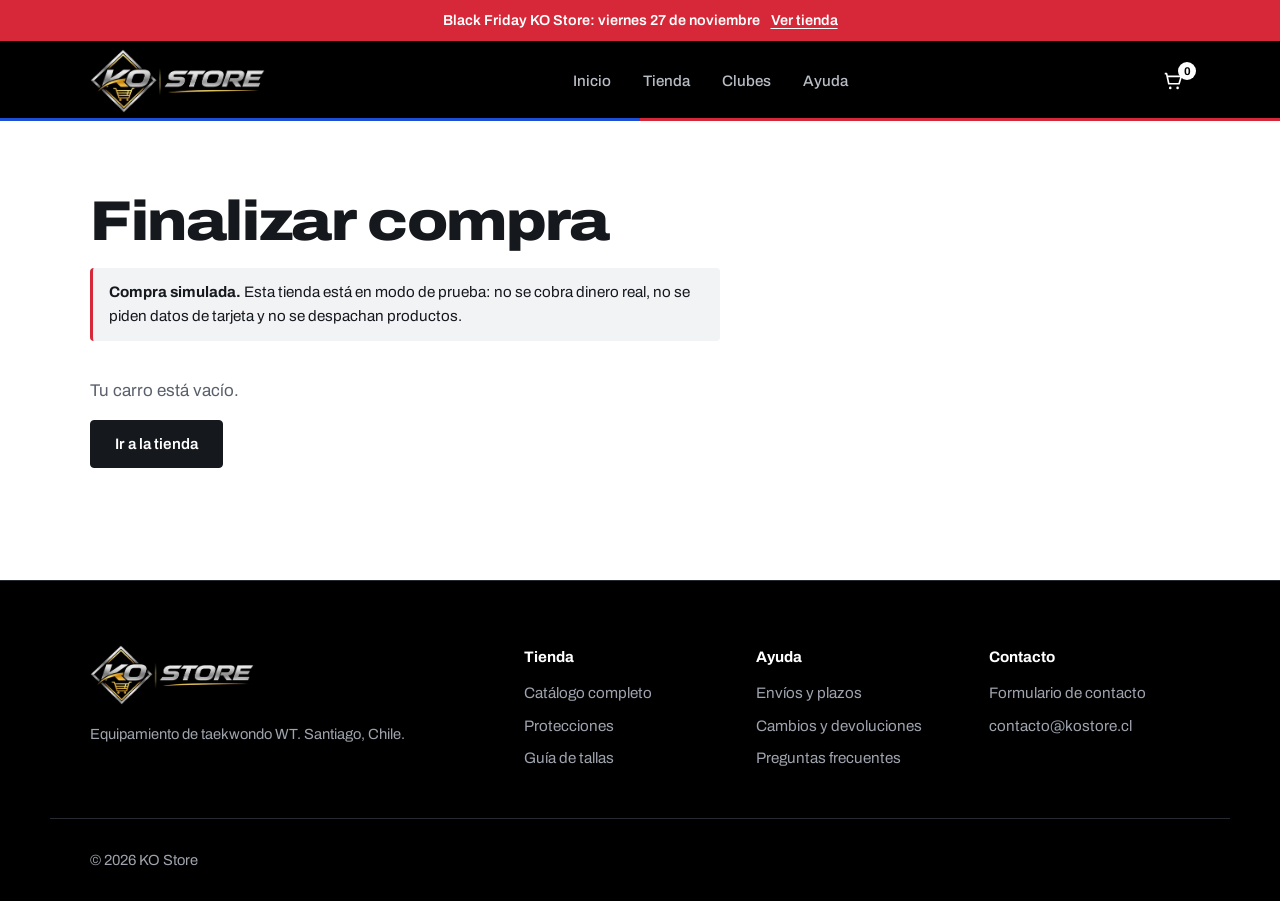
<file: checkout.html>
<!doctype html>
<html lang="es-CL">
<head>
  <meta charset="utf-8">
  <meta name="viewport" content="width=device-width, initial-scale=1">
  <meta name="robots" content="noindex, nofollow">
  <title>Finalizar compra | KO Store</title>
  <meta name="theme-color" content="#000000">
  <link rel="icon" type="image/png" href="recursosgraficos/favicon.png">
  <link rel="preconnect" href="https://fonts.googleapis.com">
  <link rel="preconnect" href="https://fonts.gstatic.com" crossorigin>
  <link href="https://fonts.googleapis.com/css2?family=Archivo:wdth,wght@62..125,400..900&display=swap" rel="stylesheet">
  <link rel="stylesheet" href="styles.css">
</head>
<body>
  <a class="skip" href="#main">Saltar al contenido</a>

  <header class="site-header">
    <div class="wrap header-inner">
      <a href="index.html" class="logo" aria-label="KO Store, inicio">
        <img src="recursosgraficos/kostore-web.webp" alt="KO Store" width="131" height="48">
      </a>
      <nav class="nav" id="nav" aria-label="Principal">
        <a href="index.html">Inicio</a>
        <a href="tienda.html">Tienda</a>
        <a href="index.html#clubes">Clubes</a>
        <a href="ayuda.html">Ayuda</a>
      </nav>
      <button type="button" class="menu-toggle" aria-controls="nav" aria-expanded="false" aria-label="Abrir menú">
        <svg viewBox="0 0 24 24" width="24" height="24" aria-hidden="true"><path d="M4 7h16M4 12h16M4 17h16" stroke="currentColor" stroke-width="1.8" stroke-linecap="round"/></svg>
      </button>
      <button type="button" class="cart" aria-label="Abrir carro, 0 productos">
        <svg viewBox="0 0 24 24" width="22" height="22" aria-hidden="true"><path d="M3 4h2l2.4 11h11.2L21 7H6.2" fill="none" stroke="currentColor" stroke-width="1.8" stroke-linejoin="round"/><circle cx="9" cy="19.5" r="1.4" fill="currentColor"/><circle cx="17" cy="19.5" r="1.4" fill="currentColor"/></svg>
        <span class="cart-count">0</span>
      </button>
    </div>
  </header>

  <main id="main">
    <section class="shop-head">
      <div class="wrap">
        <h1>Finalizar compra</h1>
        <p class="demo-banner"><strong>Compra simulada.</strong> Esta tienda está en modo de prueba: no se cobra dinero real, no se piden datos de tarjeta y no se despachan productos.</p>
      </div>
    </section>

    <section class="checkout">
      <div class="wrap">
        <div class="checkout-empty" id="checkoutEmpty" hidden>
          <p>Tu carro está vacío.</p>
          <a href="tienda.html" class="btn btn-primary">Ir a la tienda</a>
        </div>

        <div class="checkout-grid" id="checkoutGrid">
          <aside class="checkout-summary" aria-labelledby="sumTitle">
            <h2 id="sumTitle">Tu pedido</h2>
            <ul class="sum-list" id="sumList"></ul>
            <dl class="sum-totals" aria-live="polite">
              <div><dt>Subtotal</dt><dd id="sumSubtotal"></dd></div>
              <div><dt>Envío</dt><dd id="sumEnvio"></dd></div>
              <div class="total"><dt>Total</dt><dd id="sumTotal"></dd></div>
            </dl>
            <p class="sum-note" id="sumNote"></p>
            <button type="button" class="link-plain" id="sumEdit">Modificar el carro</button>
          </aside>

          <form class="checkout-form" id="checkoutForm" novalidate data-envio="/api/pedidos"
                data-ok="¡Pedido recibido! Te llevamos al detalle de tu pedido…">
            <fieldset>
              <legend>Tus datos</legend>
              <div class="field">
                <label for="co-nombre">Nombre y apellido</label>
                <input id="co-nombre" name="nombre" type="text" autocomplete="name" maxlength="100" required>
              </div>
              <div class="row-fields">
                <div class="field">
                  <label for="co-email">Correo</label>
                  <input id="co-email" name="email" type="email" autocomplete="email" maxlength="160" required
                         data-error="Escribe un correo válido: ahí te avisamos cómo va tu pedido.">
                </div>
                <div class="field">
                  <label for="co-tel">Teléfono</label>
                  <input id="co-tel" name="telefono" type="tel" autocomplete="tel" maxlength="30" placeholder="+56 9 1234 5678" required>
                </div>
              </div>
            </fieldset>

            <fieldset>
              <legend>Despacho</legend>
              <div class="field">
                <label for="co-dir">Dirección (calle, número, depto.)</label>
                <input id="co-dir" name="direccion" type="text" autocomplete="street-address" maxlength="160" required>
              </div>
              <div class="row-fields">
                <div class="field">
                  <label for="co-comuna">Comuna</label>
                  <input id="co-comuna" name="comuna" type="text" autocomplete="address-level2" maxlength="60" required>
                </div>
                <div class="field">
                  <label for="co-region">Región</label>
                  <select id="co-region" name="region" autocomplete="address-level1" required data-error="Elige la región del despacho.">
                    <option value="">Elegir región</option>
                    <option>Arica y Parinacota</option>
                    <option>Tarapacá</option>
                    <option>Antofagasta</option>
                    <option>Atacama</option>
                    <option>Coquimbo</option>
                    <option>Valparaíso</option>
                    <option>Metropolitana de Santiago</option>
                    <option>O'Higgins</option>
                    <option>Maule</option>
                    <option>Ñuble</option>
                    <option>Biobío</option>
                    <option>La Araucanía</option>
                    <option>Los Ríos</option>
                    <option>Los Lagos</option>
                    <option>Aysén</option>
                    <option>Magallanes</option>
                  </select>
                </div>
              </div>
              <div class="field">
                <label for="co-notas">Indicaciones para la entrega (opcional)</label>
                <textarea id="co-notas" name="notas" rows="2" maxlength="500"></textarea>
              </div>
            </fieldset>

            <fieldset>
              <legend>Pago simulado</legend>
              <p class="pay-note">Elige cómo pagarías. No se pide ningún dato de tarjeta ni de cuenta.</p>
              <label class="pay-option"><input type="radio" name="medio" value="webpay" checked> Webpay (simulado)</label>
              <label class="pay-option"><input type="radio" name="medio" value="transferencia"> Transferencia (simulada)</label>
            </fieldset>

            <div class="hp" aria-hidden="true">
              <label for="co-sitio">Sitio web</label>
              <input id="co-sitio" name="sitio" type="text" tabindex="-1" autocomplete="off">
            </div>
            <button class="btn btn-primary" type="submit">Pagar y enviar pedido (simulado)</button>
            <p class="form-msg" aria-live="polite"></p>
          </form>
        </div>
      </div>
    </section>
  </main>

  <footer class="site-footer">
    <div class="wrap footer-grid">
      <div>
        <a href="index.html" class="logo" aria-label="KO Store, volver al inicio">
          <img src="recursosgraficos/kostore-web.webp" alt="KO Store" width="164" height="60" loading="lazy">
        </a>
        <p class="muted">Equipamiento de taekwondo WT. Santiago, Chile.</p>
      </div>
      <nav aria-label="Tienda">
        <h4>Tienda</h4>
        <a href="tienda.html">Catálogo completo</a>
        <a href="protecciones.html">Protecciones</a>
        <a href="index.html#tallas">Guía de tallas</a>
      </nav>
      <nav aria-label="Ayuda">
        <h4>Ayuda</h4>
        <a href="ayuda.html#envios">Envíos y plazos</a>
        <a href="ayuda.html#cambios">Cambios y devoluciones</a>
        <a href="ayuda.html#preguntas">Preguntas frecuentes</a>
      </nav>
      <nav aria-label="Contacto">
        <h4>Contacto</h4>
        <a href="ayuda.html#contacto">Formulario de contacto</a>
        <a href="mailto:contacto@kostore.cl">contacto@kostore.cl</a>
        <a href="#" data-link="instagram">Instagram</a>
        <a href="#" data-link="whatsapp">WhatsApp</a>
      </nav>
    </div>
    <div class="wrap footer-bottom">
      <p class="muted">© <span id="year">2026</span> KO Store</p>
    </div>
  </footer>

  <script src="config.js"></script>
  <script src="productos.js"></script>
  <script src="catalogo.js"></script>
  <script src="comun.js"></script>
  <script src="cart.js"></script>
  <script src="checkout.js"></script>
</body>
</html>
</file>
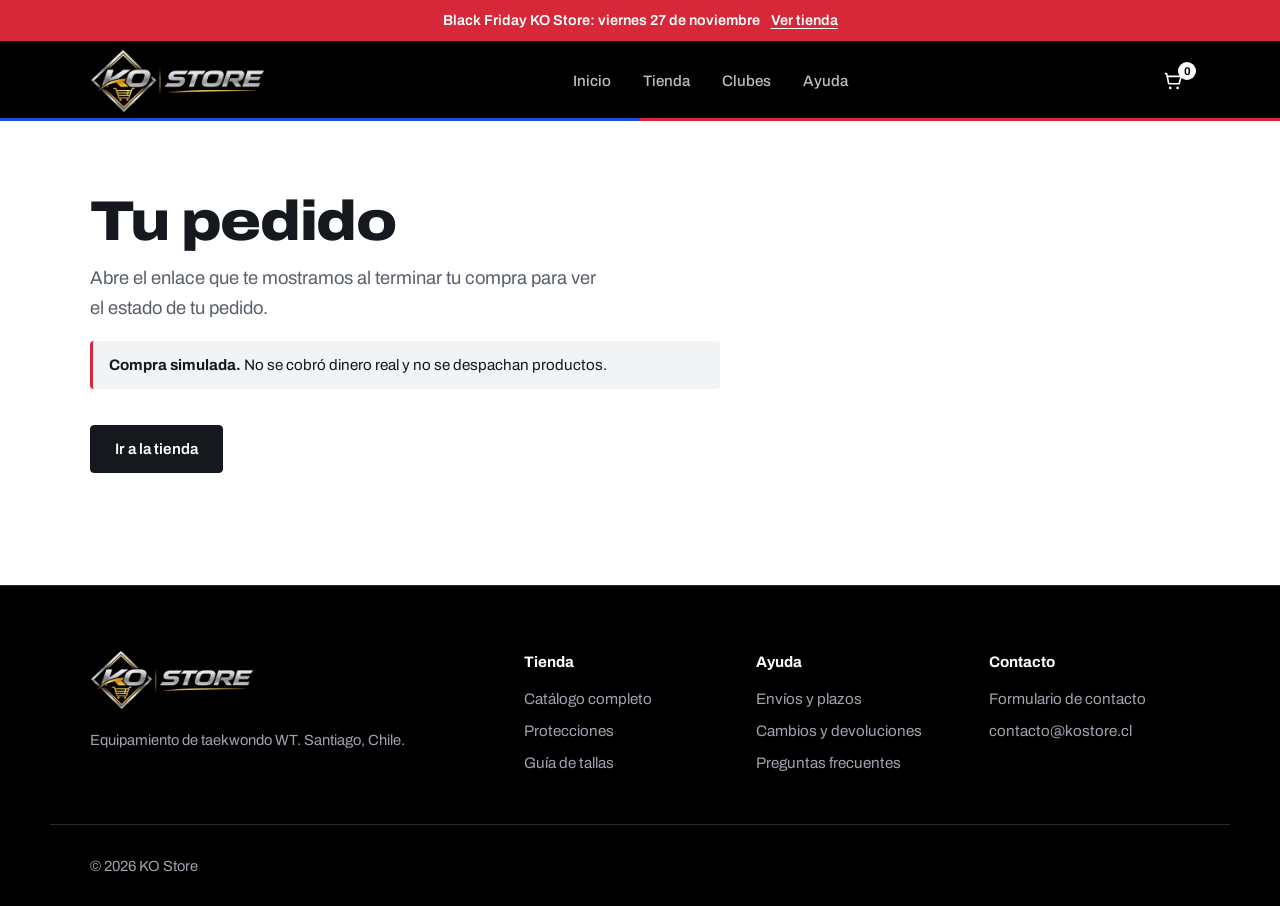
<file: pedido.html>
<!doctype html>
<html lang="es-CL">
<head>
  <meta charset="utf-8">
  <meta name="viewport" content="width=device-width, initial-scale=1">
  <meta name="robots" content="noindex, nofollow">
  <meta name="referrer" content="no-referrer">
  <title>Seguimiento de tu pedido | KO Store</title>
  <meta name="theme-color" content="#000000">
  <link rel="icon" type="image/png" href="recursosgraficos/favicon.png">
  <link rel="preconnect" href="https://fonts.googleapis.com">
  <link rel="preconnect" href="https://fonts.gstatic.com" crossorigin>
  <link href="https://fonts.googleapis.com/css2?family=Archivo:wdth,wght@62..125,400..900&display=swap" rel="stylesheet">
  <link rel="stylesheet" href="styles.css">
</head>
<body>
  <a class="skip" href="#main">Saltar al contenido</a>

  <header class="site-header">
    <div class="wrap header-inner">
      <a href="index.html" class="logo" aria-label="KO Store, inicio">
        <img src="recursosgraficos/kostore-web.webp" alt="KO Store" width="131" height="48">
      </a>
      <nav class="nav" id="nav" aria-label="Principal">
        <a href="index.html">Inicio</a>
        <a href="tienda.html">Tienda</a>
        <a href="index.html#clubes">Clubes</a>
        <a href="ayuda.html">Ayuda</a>
      </nav>
      <button type="button" class="menu-toggle" aria-controls="nav" aria-expanded="false" aria-label="Abrir menú">
        <svg viewBox="0 0 24 24" width="24" height="24" aria-hidden="true"><path d="M4 7h16M4 12h16M4 17h16" stroke="currentColor" stroke-width="1.8" stroke-linecap="round"/></svg>
      </button>
      <button type="button" class="cart" aria-label="Abrir carro, 0 productos">
        <svg viewBox="0 0 24 24" width="22" height="22" aria-hidden="true"><path d="M3 4h2l2.4 11h11.2L21 7H6.2" fill="none" stroke="currentColor" stroke-width="1.8" stroke-linejoin="round"/><circle cx="9" cy="19.5" r="1.4" fill="currentColor"/><circle cx="17" cy="19.5" r="1.4" fill="currentColor"/></svg>
        <span class="cart-count">0</span>
      </button>
    </div>
  </header>

  <main id="main">
    <section class="shop-head">
      <div class="wrap">
        <h1 id="pedTitulo">Tu pedido</h1>
        <p class="lead" id="pedLead" aria-live="polite">Cargando tu pedido…</p>
        <p class="demo-banner"><strong>Compra simulada.</strong> No se cobró dinero real y no se despachan productos.</p>
      </div>
    </section>

    <section class="pedido">
      <div class="wrap" id="pedido"></div>
    </section>
  </main>

  <footer class="site-footer">
    <div class="wrap footer-grid">
      <div>
        <a href="index.html" class="logo" aria-label="KO Store, volver al inicio">
          <img src="recursosgraficos/kostore-web.webp" alt="KO Store" width="164" height="60" loading="lazy">
        </a>
        <p class="muted">Equipamiento de taekwondo WT. Santiago, Chile.</p>
      </div>
      <nav aria-label="Tienda">
        <h4>Tienda</h4>
        <a href="tienda.html">Catálogo completo</a>
        <a href="protecciones.html">Protecciones</a>
        <a href="index.html#tallas">Guía de tallas</a>
      </nav>
      <nav aria-label="Ayuda">
        <h4>Ayuda</h4>
        <a href="ayuda.html#envios">Envíos y plazos</a>
        <a href="ayuda.html#cambios">Cambios y devoluciones</a>
        <a href="ayuda.html#preguntas">Preguntas frecuentes</a>
      </nav>
      <nav aria-label="Contacto">
        <h4>Contacto</h4>
        <a href="ayuda.html#contacto">Formulario de contacto</a>
        <a href="mailto:contacto@kostore.cl">contacto@kostore.cl</a>
        <a href="#" data-link="instagram">Instagram</a>
        <a href="#" data-link="whatsapp">WhatsApp</a>
      </nav>
    </div>
    <div class="wrap footer-bottom">
      <p class="muted">© <span id="year">2026</span> KO Store</p>
    </div>
  </footer>

  <script src="config.js"></script>
  <script src="productos.js"></script>
  <script src="catalogo.js"></script>
  <script src="comun.js"></script>
  <script src="cart.js"></script>
  <script src="pedidos-comun.js"></script>
  <script src="pedido.js"></script>
</body>
</html>
</file>
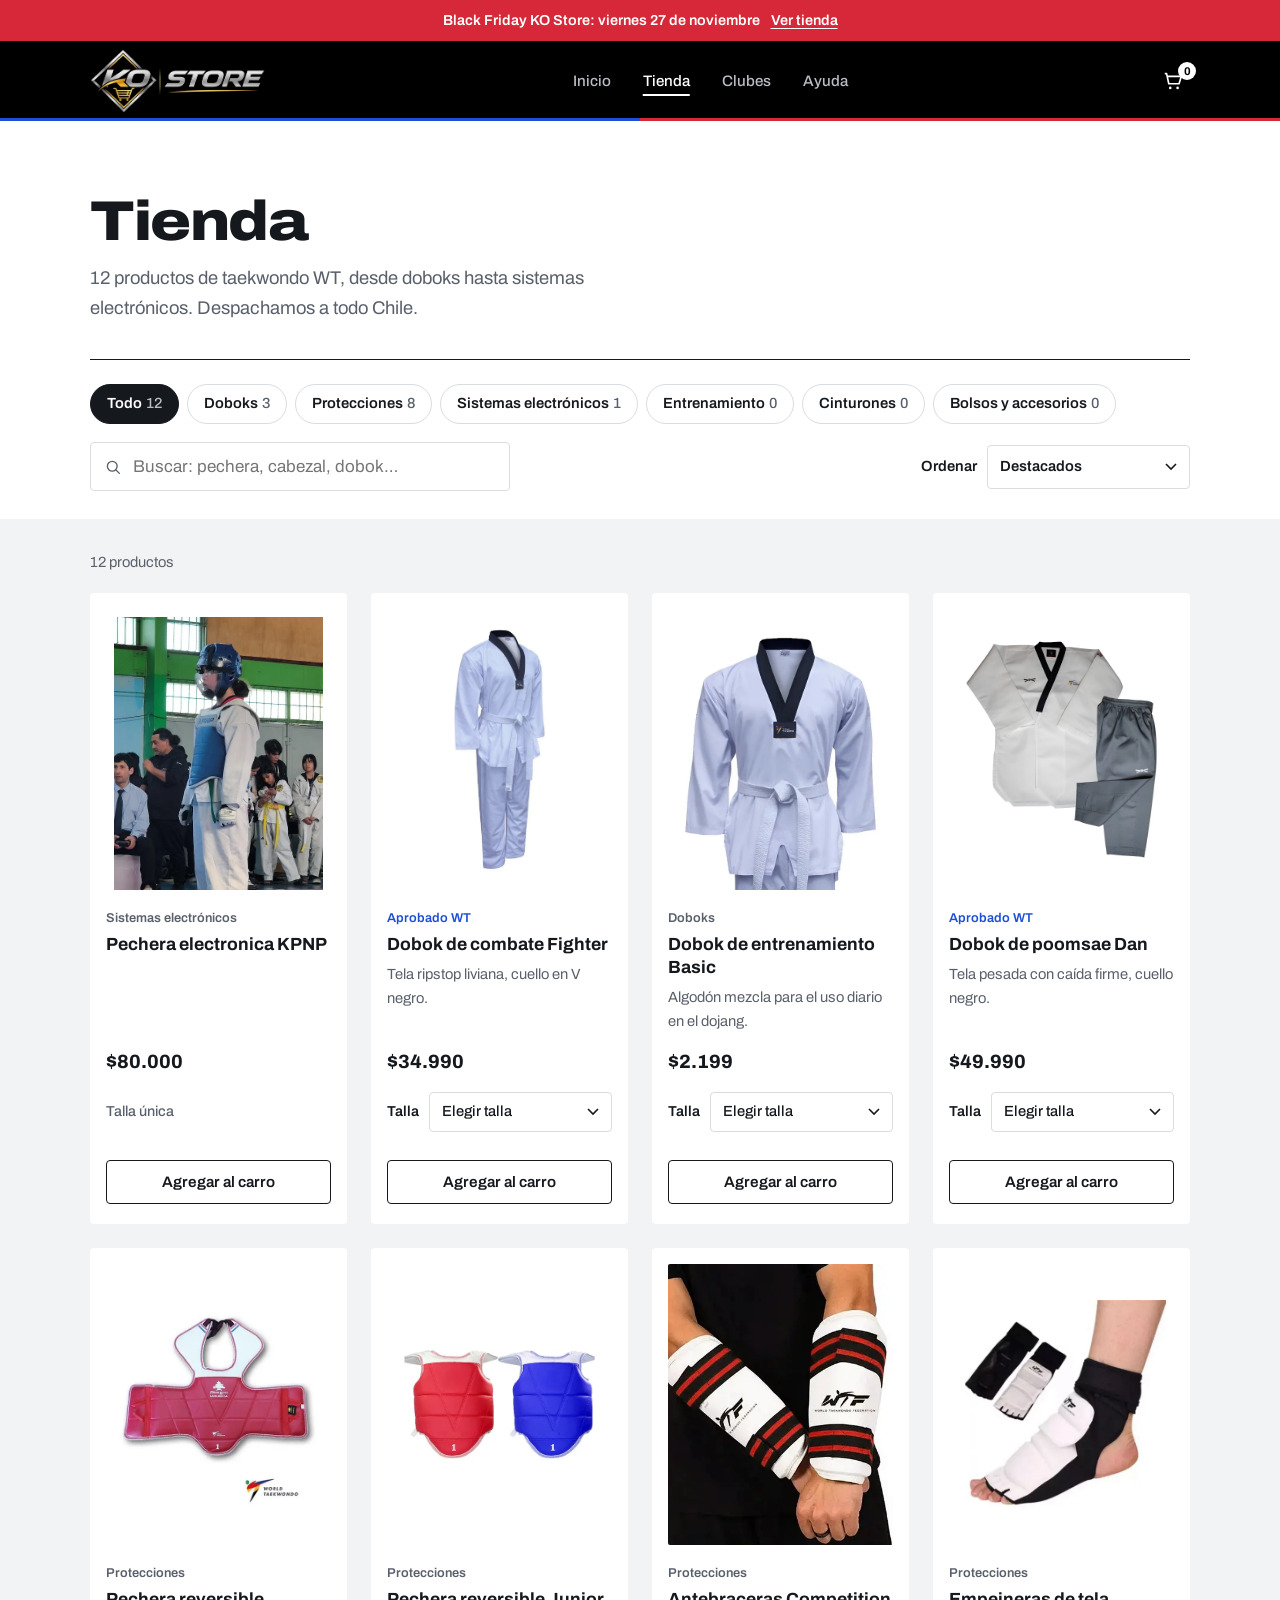
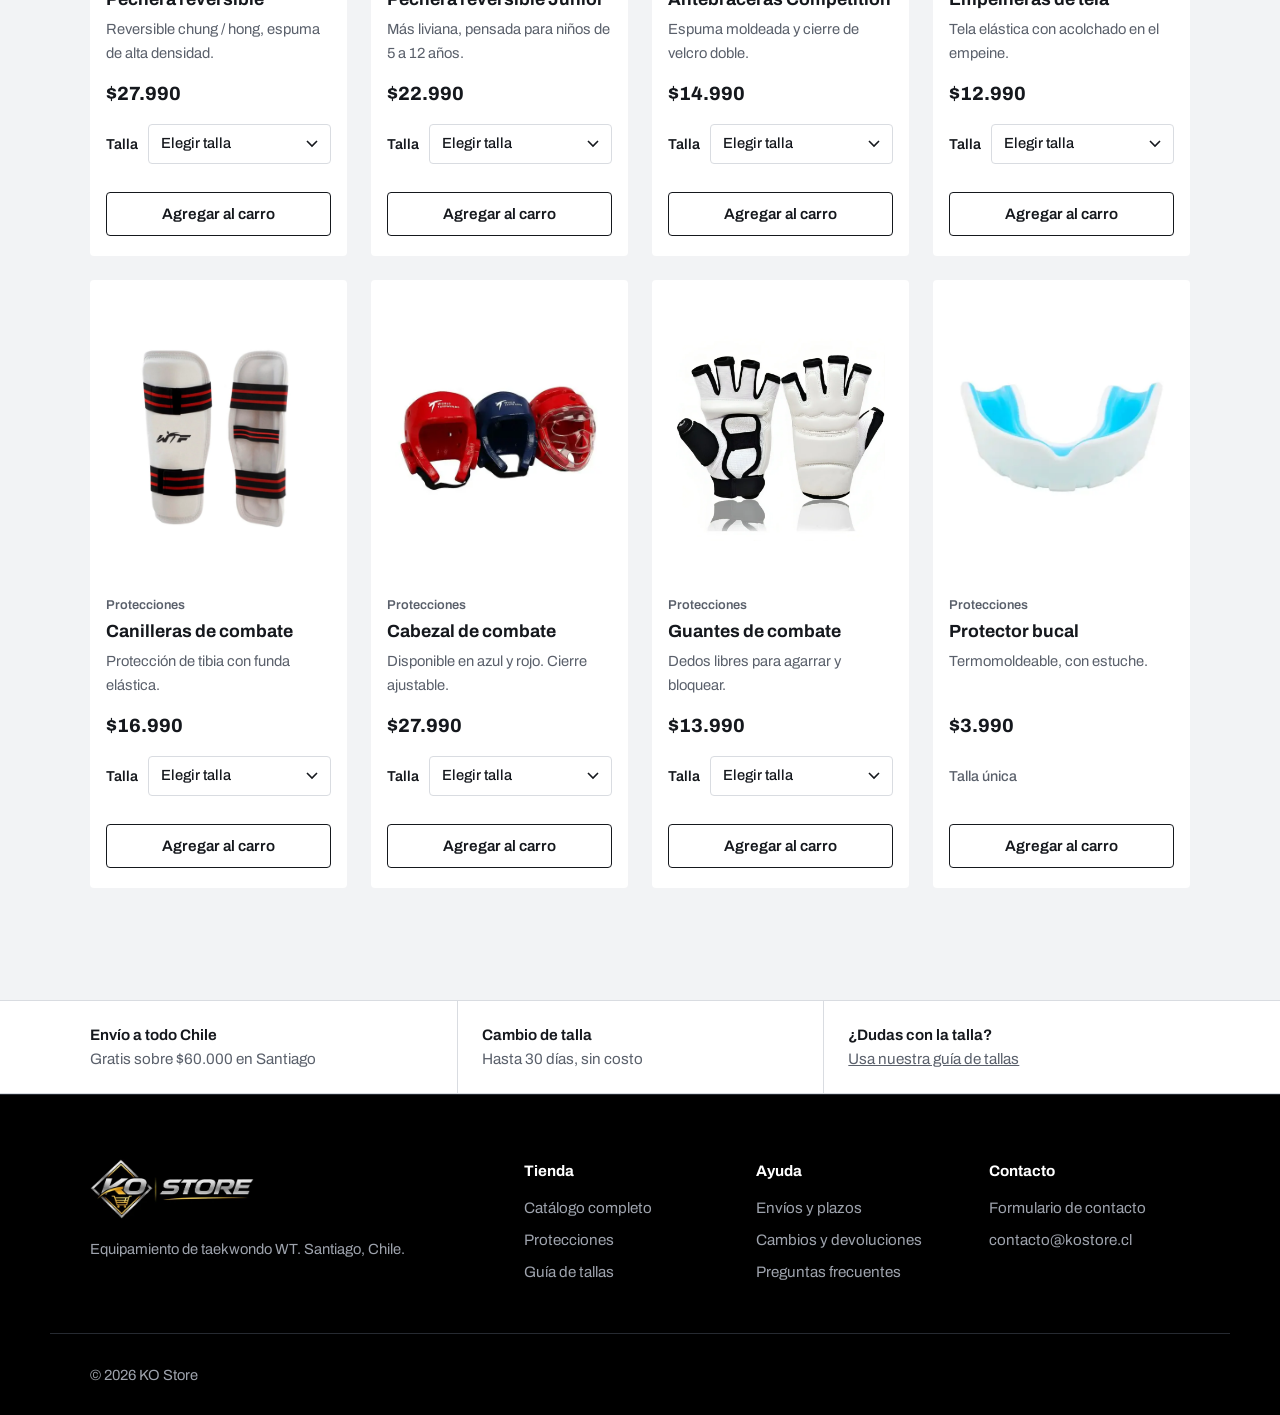
<file: tienda.html>
<!doctype html>
<html lang="es-CL">
<head>
  <meta charset="utf-8">
  <meta name="viewport" content="width=device-width, initial-scale=1">
  <title>Tienda de taekwondo: doboks y protecciones WT | KO Store</title>
  <meta name="description" content="Catálogo completo de KO Store: doboks, protecciones, sistemas electrónicos, entrenamiento, cinturones y accesorios de taekwondo WT.">
  <link rel="canonical" href="https://ko-store.vercel.app/tienda.html">
  <meta name="theme-color" content="#000000">
  <meta property="og:type" content="website">
  <meta property="og:site_name" content="KO Store">
  <meta property="og:locale" content="es_CL">
  <meta property="og:title" content="Tienda de taekwondo: doboks y protecciones WT | KO Store">
  <meta property="og:description" content="Catálogo completo de KO Store: doboks, protecciones, sistemas electrónicos, entrenamiento, cinturones y accesorios de taekwondo WT.">
  <meta property="og:url" content="https://ko-store.vercel.app/tienda.html">
  <meta property="og:image" content="https://ko-store.vercel.app/recursosgraficos/og-kostore.jpg">
  <meta property="og:image:width" content="1200">
  <meta property="og:image:height" content="630">
  <meta property="og:image:alt" content="Equipamiento de taekwondo WT: pecheras, cascos, guantes, canilleras y marcador electrónico">
  <meta name="twitter:card" content="summary_large_image">
  <link rel="icon" type="image/png" href="recursosgraficos/favicon.png">
  <link rel="preconnect" href="https://fonts.googleapis.com">
  <link rel="preconnect" href="https://fonts.gstatic.com" crossorigin>
  <link href="https://fonts.googleapis.com/css2?family=Archivo:wdth,wght@62..125,400..900&display=swap" rel="stylesheet">
  <link rel="stylesheet" href="styles.css">
</head>
<body>
  <a class="skip" href="#catalogo">Saltar al catálogo</a>

  <header class="site-header">
    <div class="wrap header-inner">
      <a href="index.html" class="logo" aria-label="KO Store, inicio">
        <img src="recursosgraficos/kostore-web.webp" alt="KO Store" width="131" height="48">
      </a>
      <nav class="nav" id="nav" aria-label="Principal">
        <a href="index.html">Inicio</a>
        <a href="tienda.html" aria-current="page">Tienda</a>
        <a href="index.html#clubes">Clubes</a>
        <a href="ayuda.html">Ayuda</a>
      </nav>
      <button type="button" class="menu-toggle" aria-controls="nav" aria-expanded="false" aria-label="Abrir menú">
        <svg viewBox="0 0 24 24" width="24" height="24" aria-hidden="true"><path d="M4 7h16M4 12h16M4 17h16" stroke="currentColor" stroke-width="1.8" stroke-linecap="round"/></svg>
      </button>
      <button type="button" class="cart" aria-label="Abrir carro, 0 productos">
        <svg viewBox="0 0 24 24" width="22" height="22" aria-hidden="true"><path d="M3 4h2l2.4 11h11.2L21 7H6.2" fill="none" stroke="currentColor" stroke-width="1.8" stroke-linejoin="round"/><circle cx="9" cy="19.5" r="1.4" fill="currentColor"/><circle cx="17" cy="19.5" r="1.4" fill="currentColor"/></svg>
        <span class="cart-count">0</span>
      </button>
    </div>
  </header>

  <main>
    <section class="shop-head">
      <div class="wrap">
        <h1>Tienda</h1>
        <p class="lead" id="shopLead">Todo el equipamiento de taekwondo WT en un solo lugar.</p>

        <div class="toolbar">
          <nav class="chips" id="chips" aria-label="Categorías"></nav>
          <div class="toolbar-controls">
            <div class="search">
              <label for="q" class="visually-hidden">Buscar productos</label>
              <svg viewBox="0 0 24 24" width="18" height="18" aria-hidden="true"><circle cx="11" cy="11" r="6.5" fill="none" stroke="currentColor" stroke-width="1.8"/><path d="M16 16l4.5 4.5" stroke="currentColor" stroke-width="1.8" stroke-linecap="round"/></svg>
              <input id="q" type="search" placeholder="Buscar: pechera, cabezal, dobok…" autocomplete="off">
            </div>
            <div class="sort">
              <label for="sort">Ordenar</label>
              <select id="sort">
                <option value="destacados">Destacados</option>
                <option value="precio-asc">Precio: menor a mayor</option>
                <option value="precio-desc">Precio: mayor a menor</option>
                <option value="nombre">Nombre A–Z</option>
              </select>
            </div>
          </div>
        </div>
      </div>
    </section>

    <section id="catalogo" class="catalog">
      <div class="wrap">
        <p class="result-count" id="resultCount" aria-live="polite"></p>
        <div class="products catalog-grid" id="grid"></div>
        <div class="no-results" id="noResults" hidden>
          <p>No hay productos que coincidan con tu búsqueda. Prueba con otra palabra o mira todas las categorías.</p>
          <button type="button" class="btn btn-ghost" id="resetFilters">Ver todos los productos</button>
        </div>
      </div>
    </section>

    <section class="service" aria-label="Condiciones de compra">
      <div class="wrap service-row">
        <p><strong>Envío a todo Chile</strong> Gratis sobre $60.000 en Santiago</p>
        <p><strong>Cambio de talla</strong> Hasta 30 días, sin costo</p>
        <p><strong>¿Dudas con la talla?</strong> <a href="index.html#tallas">Usa nuestra guía de tallas</a></p>
      </div>
    </section>
  </main>

  <footer class="site-footer">
    <div class="wrap footer-grid">
      <div>
        <a href="index.html" class="logo" aria-label="KO Store, volver al inicio">
          <img src="recursosgraficos/kostore-web.webp" alt="KO Store" width="164" height="60" loading="lazy">
        </a>
        <p class="muted">Equipamiento de taekwondo WT. Santiago, Chile.</p>
      </div>
      <nav aria-label="Tienda">
        <h4>Tienda</h4>
        <a href="tienda.html">Catálogo completo</a>
        <a href="protecciones.html">Protecciones</a>
        <a href="index.html#tallas">Guía de tallas</a>
      </nav>
      <nav aria-label="Ayuda">
        <h4>Ayuda</h4>
        <a href="ayuda.html#envios">Envíos y plazos</a>
        <a href="ayuda.html#cambios">Cambios y devoluciones</a>
        <a href="ayuda.html#preguntas">Preguntas frecuentes</a>
      </nav>
      <nav aria-label="Contacto">
        <h4>Contacto</h4>
        <a href="ayuda.html#contacto">Formulario de contacto</a>
        <a href="mailto:contacto@kostore.cl">contacto@kostore.cl</a>
        <a href="#" data-link="instagram">Instagram</a>
        <a href="#" data-link="whatsapp">WhatsApp</a>
      </nav>
    </div>
    <div class="wrap footer-bottom">
      <p class="muted">© <span id="year">2026</span> KO Store</p>
    </div>
  </footer>

  <script src="config.js"></script>
  <script src="productos.js"></script>
  <script src="catalogo.js"></script>
  <script src="comun.js"></script>
  <script src="cart.js"></script>
  <script src="tienda.js"></script>
</body>
</html>
</file>
<file: styles.css>
/* KO Store — estilos */
:root {
  --paper: #FFFFFF;
  --mist: #F2F3F5;
  --line: #D9DCE1;
  --ink: #15181D;
  --ink-soft: #5A606B;
  --chung: #1D4ED8;
  --hong: #D62839;
  --black: #000000;
  --hero-bg: #EEEFF3; /* mismo gris claro del borde izquierdo de fondo.png */

  --font: "Archivo", system-ui, sans-serif;
  --wrap: 1180px;
  --gutter: clamp(16px, 4vw, 40px);
  --radius: 4px;
}

*, *::before, *::after { box-sizing: border-box; }
html { scroll-behavior: smooth; }
body {
  margin: 0;
  background: var(--paper);
  color: var(--ink);
  font-family: var(--font);
  font-size: 1.0625rem;
  line-height: 1.6;
  -webkit-font-smoothing: antialiased;
}
img, svg { display: block; max-width: 100%; }
a { color: inherit; }
h1, h2, h3, h4 { margin: 0; }
p { margin: 0; }

.wrap {
  max-width: var(--wrap);
  margin: 0 auto;
  padding: 0 var(--gutter);
}

.skip {
  position: absolute; left: -999px; top: 8px;
  background: var(--ink); color: var(--paper); padding: 8px 12px; z-index: 100;
}
.skip:focus { left: 8px; }

:focus-visible {
  outline: 2px solid var(--chung);
  outline-offset: 3px;
}

/* ---------- Header ---------- */
/* El logo viene sobre negro puro: header y footer usan ese mismo negro */
.site-header {
  position: sticky; top: 0; z-index: 50;
  background: var(--black);
  color: var(--paper);
}
.header-inner {
  display: flex; align-items: center; justify-content: space-between;
  height: 80px; gap: 24px;
}
.logo { display: inline-flex; align-items: center; text-decoration: none; }
.logo img { height: 64px; width: auto; }
section[id] { scroll-margin-top: 80px; }
.nav { display: flex; gap: 32px; }
.nav a {
  text-decoration: none;
  font-size: .95rem;
  font-weight: 500;
  color: #B9BDC5;
}
.nav a:hover { color: var(--paper); }
.site-header :focus-visible, .site-footer :focus-visible { outline-color: var(--paper); }
.cart {
  position: relative; display: inline-flex; padding: 6px;
  text-decoration: none; color: var(--paper);
}
.cart-count {
  position: absolute; top: -2px; right: -6px;
  min-width: 18px; height: 18px; padding: 0 5px;
  border-radius: 9px;
  background: var(--paper); color: var(--black);
  font-size: .7rem; font-weight: 700; line-height: 18px; text-align: center;
}

/* ---------- Buttons ---------- */
.btn {
  display: inline-flex; align-items: center; justify-content: center;
  min-height: 48px; padding: 0 24px;
  border: 1.5px solid var(--ink);
  border-radius: var(--radius);
  font: inherit; font-weight: 600; font-size: .95rem;
  text-decoration: none; cursor: pointer;
  transition: background-color .15s, color .15s;
}
.btn-primary { background: var(--ink); color: var(--paper); }
.btn-primary:hover { background: #2B3038; border-color: #2B3038; }
.btn-ghost { background: transparent; color: var(--ink); }
.btn-ghost:hover { background: var(--mist); }
.btn-light { background: var(--paper); color: var(--ink); border-color: var(--paper); }
.btn-light:hover { background: var(--mist); }

/* ---------- Hero ---------- */
/* Escritorio: la imagen se ancla a la derecha con su proporción real (sin recortar
   productos) y su borde izquierdo se funde con el fondo gris claro del hero.
   El texto vive en la columna izquierda, sobre el espacio libre de la imagen. */
.hero {
  --hero-h: clamp(520px, 44vw, 700px);
  position: relative;
  overflow: hidden;
  background: var(--hero-bg);
  min-height: var(--hero-h);
  display: flex; align-items: center;
  padding: 56px 0;
}
.hero-grid { position: relative; z-index: 1; width: 100%; }
.hero-copy { max-width: min(560px, 46%); }
.hero-img {
  position: absolute; top: 0; right: 0;
  height: 100%; width: auto; max-width: none;
  aspect-ratio: 1671 / 941;
  object-fit: cover;
  -webkit-mask-image: linear-gradient(to right, transparent 12%, #000 36%);
          mask-image: linear-gradient(to right, transparent 12%, #000 36%);
}
.hero .lead { max-width: 40ch; }
.hero h1 {
  font-weight: 850;
  font-stretch: 115%;
  font-size: clamp(2.3rem, 4vw, 3.6rem);
  line-height: 1.02;
  letter-spacing: -0.025em;
}
.lead {
  margin-top: 28px;
  max-width: 46ch;
  font-size: 1.15rem;
  color: var(--ink-soft);
}
.actions { margin-top: 36px; display: flex; flex-wrap: wrap; gap: 12px; }

/* Tablet horizontal: columna de texto más angosta para no tocar los productos */
@media (max-width: 1180px) {
  .hero { --hero-h: 500px; }
  .hero-copy { max-width: 400px; }
  .hero h1 { font-size: clamp(2.2rem, 4.4vw, 3.2rem); }
  .hero .lead { font-size: 1.05rem; }
}

/* Tablet vertical y móvil: texto arriba, imagen debajo recortada hacia los productos */
@media (max-width: 960px) {
  .hero {
    display: block; min-height: 0;
    padding: clamp(40px, 7vw, 64px) 0 0;
  }
  .hero-copy { max-width: 560px; }
  .hero-img {
    position: static; display: block;
    width: 100%; height: auto; max-width: 100%;
    aspect-ratio: 4 / 3;
    object-position: 100% 75%;
    margin-top: 28px;
    -webkit-mask-image: none; mask-image: none;
  }
}
@media (max-width: 560px) {
  .hero-img { aspect-ratio: 1 / 1; object-position: 96% 80%; }
}

/* ---------- Service strip ---------- */
.service { border-top: 1px solid var(--line); border-bottom: 1px solid var(--line); }
.service-row {
  display: grid; grid-template-columns: repeat(3, 1fr);
}
.service-row p {
  padding: 22px 24px;
  font-size: .95rem; color: var(--ink-soft);
}
.service-row p + p { border-left: 1px solid var(--line); }
.service-row p:first-child { padding-left: 0; }
.service-row strong { display: block; color: var(--ink); font-weight: 650; }

/* ---------- Sections ---------- */
.section { padding: clamp(64px, 9vw, 112px) 0; }
.section-alt { background: var(--mist); }
.section-head { margin-bottom: 40px; max-width: 60ch; }
.section h2 {
  font-weight: 800;
  font-stretch: 112%;
  font-size: clamp(1.75rem, 3.2vw, 2.5rem);
  line-height: 1.1;
  letter-spacing: -0.02em;
}
.section-head p { margin-top: 12px; color: var(--ink-soft); }

/* ---------- Categories ---------- */
.cat-list { list-style: none; margin: 0; padding: 0; border-top: 1.5px solid var(--ink); }
.cat-list li { border-bottom: 1px solid var(--line); }
.cat-list a {
  display: grid;
  grid-template-columns: 16rem 1fr auto;
  gap: 24px; align-items: baseline;
  padding: 24px 0;
  text-decoration: none;
  transition: padding-left .2s;
}
.cat-list a:hover { padding-left: 12px; }
.cat-list a:hover .cat-name { text-decoration: underline; text-underline-offset: 4px; text-decoration-thickness: 2px; }
.cat-name { font-weight: 750; font-stretch: 110%; font-size: 1.3rem; }
.cat-desc { color: var(--ink-soft); max-width: 56ch; }
.cat-count { font-size: .9rem; color: var(--ink-soft); white-space: nowrap; }

/* ---------- Products ---------- */
.products {
  display: grid; grid-template-columns: repeat(4, 1fr); gap: 24px;
}
.product {
  display: flex; flex-direction: column;
  background: var(--paper);
  padding: 16px 16px 20px;
  border-radius: var(--radius);
}
.ph {
  aspect-ratio: 4 / 5;
  background: var(--mist);
  border-radius: 2px;
  display: grid; place-items: center;
  margin-bottom: 18px;
}
.ph span {
  font-weight: 900; font-stretch: 125%;
  font-size: 1.25rem; color: #C3C7CE;
}
/* Fotos con fondo blanco: la caja pasa a blanco para que no se note el recorte */
.ph-photo { background: var(--paper); position: relative; overflow: hidden; }
.ph-photo img {
  width: 100%; height: 100%;
  object-fit: contain;
  padding: 8px;
}
.ph-photo img.cover { object-fit: cover; padding: 0; }
.ph-swap img { position: absolute; inset: 0; transition: opacity .3s; }
.ph-swap img + img { opacity: 0; }
.product:hover .ph-swap img:first-child { opacity: 0; }
.product:hover .ph-swap img + img { opacity: 1; }
/* Galería (3 o más fotos) */
.ph-gallery img { position: absolute; inset: 0; opacity: 0; transition: opacity .3s; }
.ph-gallery img.is-on { opacity: 1; }
.ph-nav {
  position: absolute; top: 50%; z-index: 2; transform: translateY(-50%);
  width: 34px; height: 34px; border-radius: 50%; border: 0;
  display: grid; place-items: center; cursor: pointer;
  color: var(--ink); background: rgba(255, 255, 255, .9); box-shadow: 0 1px 4px rgba(0, 0, 0, .15);
  opacity: 0; transition: opacity .2s;
}
.ph-prev { left: 8px; }
.ph-next { right: 8px; }
.product:hover .ph-nav, .ph-nav:focus-visible { opacity: 1; }
@media (hover: none) { .ph-nav { opacity: 1; } }
.ph-dots { position: absolute; bottom: 10px; left: 0; right: 0; z-index: 2; display: flex; justify-content: center; gap: 5px; }
.ph-dots i { width: 6px; height: 6px; border-radius: 50%; background: rgba(0, 0, 0, .2); }
.ph-dots i.is-on { background: var(--ink); }

/* ---------- Combate / poomsae ---------- */
.dobok-split {
  display: grid; grid-template-columns: 1fr 1fr;
  border-top: 1.5px solid var(--ink);
}
.dobok-type {
  display: grid; grid-template-columns: 1fr 1.1fr;
  gap: 28px; align-items: center;
  padding: 40px 40px 40px 0;
}
.dobok-type + .dobok-type {
  border-left: 1px solid var(--line);
  padding: 40px 0 40px 40px;
}
.dobok-img { aspect-ratio: 3 / 4; }
.dobok-img img { width: 100%; height: 100%; object-fit: contain; }
.dobok-body h3 {
  font-weight: 800; font-stretch: 112%;
  font-size: 1.45rem; line-height: 1.15;
}
.dobok-body p { margin-top: 12px; color: var(--ink-soft); font-size: 1rem; }
.dobok-body ul {
  list-style: none; margin: 18px 0 24px; padding: 0;
  font-size: .95rem;
}
.dobok-body li { padding: 7px 0; border-bottom: 1px solid var(--line); }
.dobok-body li:first-child { border-top: 1px solid var(--line); }
.dobok-body .btn { min-height: 44px; padding: 0 18px; font-size: .9rem; }
.tag { font-size: .8rem; font-weight: 600; color: var(--ink-soft); }
.tag-wt { color: var(--chung); }
.product h3 {
  margin-top: 6px;
  font-size: 1.1rem; font-weight: 700; line-height: 1.3;
}
.spec { margin-top: 6px; font-size: .92rem; color: var(--ink-soft); flex-grow: 1; }
.price { margin-top: 14px; font-weight: 750; font-size: 1.2rem; }
.btn-add {
  margin-top: 14px; width: 100%;
  background: transparent; color: var(--ink);
  min-height: 44px;
}
.btn-add:hover { background: var(--ink); color: var(--paper); }
.btn-add.added { background: var(--ink); color: var(--paper); }

/* ---------- Size tool ---------- */
.sizes {
  display: grid; grid-template-columns: 1fr 1fr;
  gap: clamp(32px, 6vw, 80px); align-items: start;
}
.sizes-copy p { margin-top: 16px; color: var(--ink-soft); max-width: 52ch; }
.size-tool {
  border: 1.5px solid var(--ink);
  border-radius: var(--radius);
  padding: clamp(20px, 3vw, 32px);
}
.size-tool label { display: block; font-weight: 600; margin-bottom: 10px; }
.size-input { display: flex; gap: 10px; }
input, textarea {
  font: inherit; color: var(--ink);
  width: 100%;
  min-height: 48px;
  padding: 10px 14px;
  border: 1.5px solid var(--line);
  border-radius: var(--radius);
  background: var(--paper);
}
input:focus, textarea:focus { border-color: var(--ink); outline: none; box-shadow: 0 0 0 3px rgba(29,78,216,.25); }
.size-input input { flex: 1; min-width: 0; }
.size-result { margin-top: 20px; color: var(--ink-soft); }
.size-result .size-big {
  display: block;
  font-weight: 900; font-stretch: 125%;
  font-size: 3.5rem; line-height: 1; color: var(--ink);
  margin-bottom: 6px;
}

/* ---------- Clubs ---------- */
.clubs { background: var(--black); color: var(--paper); }
.clubs-grid {
  display: grid; grid-template-columns: 1fr 1fr;
  gap: clamp(32px, 6vw, 80px); align-items: start;
}
.clubs-grid > div p { margin-top: 16px; color: #B7BCC6; max-width: 48ch; }
.club-form { display: grid; gap: 16px; }
.field label { display: block; font-size: .92rem; font-weight: 600; margin-bottom: 6px; }
.clubs input, .clubs textarea {
  background: transparent; color: var(--paper); border-color: #3A404A;
}
.clubs input:focus, .clubs textarea:focus { border-color: var(--paper); }
.clubs textarea::placeholder { color: #7D838E; }
.clubs :focus-visible { outline-color: var(--paper); }
.club-form .btn { justify-self: start; }
.form-msg { font-size: .95rem; min-height: 1.5em; }
.form-msg.error { color: #FF8A95; }

/* ---------- Footer ---------- */
.site-footer { padding: 64px 0 28px; background: var(--black); color: var(--paper); border-top: 1px solid #262A31; }
.site-footer .logo img { height: 60px; }
.footer-grid {
  display: grid; grid-template-columns: 2fr 1fr 1fr 1fr; gap: 32px;
}
.footer-grid nav { display: flex; flex-direction: column; gap: 8px; }
.footer-grid h4 { font-size: .95rem; font-weight: 700; margin-bottom: 4px; }
.footer-grid nav a { text-decoration: none; color: #9EA3AD; font-size: .95rem; }
.footer-grid nav a:hover { color: var(--paper); }
.muted { color: #9EA3AD; font-size: .92rem; margin-top: 10px; }
.footer-bottom { margin-top: 48px; padding-top: 20px; border-top: 1px solid #262A31; }

/* ---------- Responsive ---------- */
@media (max-width: 960px) {
  .products { grid-template-columns: repeat(2, 1fr); }
  .cat-list a { grid-template-columns: 1fr auto; }
  .cat-desc { grid-column: 1 / -1; grid-row: 2; }
  .footer-grid { grid-template-columns: 1fr 1fr; }
  .dobok-split { grid-template-columns: 1fr; }
  .dobok-type, .dobok-type + .dobok-type { padding: 32px 0; border-left: 0; }
  .dobok-type + .dobok-type { border-top: 1px solid var(--line); }
}
@media (max-width: 760px) {
  .nav { display: none; }
  .sizes, .clubs-grid { grid-template-columns: 1fr; }
  .service-row { grid-template-columns: 1fr; }
  .service-row p { padding: 16px 0; }
  .service-row p + p { border-left: 0; border-top: 1px solid var(--line); }
}
@media (max-width: 480px) {
  .products { grid-template-columns: 1fr; }
  .size-input { flex-direction: column; }
  .dobok-type { grid-template-columns: 1fr; }
  .dobok-img { max-width: 240px; margin: 0 auto; }
  .logo img { height: 40px; }
  .actions .btn { flex: 1 1 100%; }
  .footer-grid { grid-template-columns: 1fr; }
}

@media (prefers-reduced-motion: reduce) {
  html { scroll-behavior: auto; }
  *, *::before, *::after { animation: none !important; transition: none !important; }
}

/* =========================================================
   Tienda y carro
   ========================================================= */
.visually-hidden {
  position: absolute; width: 1px; height: 1px; overflow: hidden;
  clip: rect(0 0 0 0); white-space: nowrap;
}
button.cart { background: none; border: 0; cursor: pointer; font: inherit; }
.nav a[aria-current="page"] { color: var(--paper); text-decoration: underline; text-underline-offset: 8px; text-decoration-thickness: 2px; }

/* Encabezado de tienda */
.shop-head { padding: clamp(40px, 6vw, 72px) 0 28px; }
.shop-head h1 {
  font-weight: 850; font-stretch: 115%;
  font-size: clamp(2.2rem, 4.5vw, 3.5rem);
  line-height: 1.02; letter-spacing: -0.025em;
}
.shop-head .lead { margin-top: 14px; }

.toolbar {
  margin-top: 36px;
  display: flex; flex-direction: column; gap: 18px;
  padding-top: 24px; border-top: 1.5px solid var(--ink);
}
.chips { display: flex; flex-wrap: wrap; gap: 8px; }
.chip {
  display: inline-flex; align-items: center; text-decoration: none;
  font: inherit; font-size: .92rem; font-weight: 600;
  min-height: 40px; padding: 0 16px;
  border: 1.5px solid var(--line); border-radius: 20px;
  background: var(--paper); color: var(--ink); cursor: pointer;
}
.chip span { color: var(--ink-soft); font-weight: 500; margin-left: 4px; }
.chip:hover { border-color: var(--ink); }
.chip[aria-current="page"] { background: var(--ink); border-color: var(--ink); color: var(--paper); }
.chip[aria-current="page"] span { color: #B9BDC5; }

.toolbar-controls { display: flex; flex-wrap: wrap; gap: 12px; align-items: center; justify-content: space-between; }
.search { position: relative; flex: 1 1 280px; max-width: 420px; }
.search svg { position: absolute; left: 14px; top: 50%; transform: translateY(-50%); color: var(--ink-soft); }
.search input { padding-left: 42px; }
.sort { display: flex; align-items: center; gap: 10px; font-size: .92rem; font-weight: 600; }
select {
  font: inherit; color: var(--ink);
  min-height: 44px; padding: 0 36px 0 12px;
  border: 1.5px solid var(--line); border-radius: var(--radius);
  background: var(--paper) url("data:image/svg+xml,%3Csvg xmlns='http://www.w3.org/2000/svg' width='12' height='8'%3E%3Cpath d='M1 1l5 5 5-5' fill='none' stroke='%2315181D' stroke-width='1.6'/%3E%3C/svg%3E") no-repeat right 12px center;
  appearance: none; cursor: pointer;
}
select:focus { border-color: var(--ink); outline: none; box-shadow: 0 0 0 3px rgba(29,78,216,.25); }
select.needs-size { border-color: var(--hong); }

/* Grilla del catálogo */
.catalog { background: var(--mist); padding: 32px 0 clamp(64px, 9vw, 112px); }
.result-count { font-size: .92rem; color: var(--ink-soft); margin-bottom: 18px; }
.catalog-grid > * { min-width: 0; }
.pick-size { margin-top: 14px; display: flex; align-items: center; gap: 10px; font-size: .9rem; font-weight: 600; }
.pick-size select { flex: 1; min-width: 0; min-height: 40px; font-weight: 500; font-size: .92rem; }
.pick-size.one { color: var(--ink-soft); font-weight: 500; min-height: 40px; }
.size-error { font-size: .85rem; color: var(--hong); min-height: 1.3em; margin-top: 4px; }
.catalog .btn-add { margin-top: 6px; }
.no-results[hidden] { display: none; }
.no-results { padding: 48px 0; display: grid; gap: 16px; justify-items: start; max-width: 52ch; color: var(--ink-soft); }

/* Panel del carro */
.drawer-overlay {
  position: fixed; inset: 0; z-index: 90;
  background: rgba(0,0,0,.45);
  opacity: 0; visibility: hidden;
  transition: opacity .2s, visibility .2s;
}
.drawer {
  position: fixed; top: 0; right: 0; bottom: 0; z-index: 100;
  width: min(420px, 100%);
  background: var(--paper);
  display: flex; flex-direction: column;
  transform: translateX(100%); visibility: hidden;
  transition: transform .25s ease, visibility .25s;
}
.drawer-open { overflow: hidden; }
.drawer-open .drawer-overlay { opacity: 1; visibility: visible; }
.drawer-open .drawer { transform: none; visibility: visible; }

.drawer-head {
  display: flex; align-items: center; justify-content: space-between;
  padding: 20px 24px; border-bottom: 1px solid var(--line);
}
.drawer-head h2 { font-weight: 800; font-stretch: 112%; font-size: 1.4rem; }
.drawer-close { background: none; border: 0; padding: 6px; cursor: pointer; color: var(--ink); }

.drawer-list { list-style: none; margin: 0; padding: 0 24px; overflow-y: auto; flex: 1; }
.line {
  display: grid; grid-template-columns: 64px 1fr auto; gap: 14px;
  padding: 18px 0; border-bottom: 1px solid var(--line);
}
.line-thumb {
  width: 64px; height: 80px; background: var(--mist); border-radius: 2px;
  display: grid; place-items: center; overflow: hidden;
}
.line-thumb img { width: 100%; height: 100%; object-fit: contain; background: var(--paper); }
.line-thumb img.cover { object-fit: cover; }
.line-thumb span { font-weight: 900; font-stretch: 125%; font-size: .7rem; color: #A9AEB7; text-align: center; padding: 4px; }
.line-info { min-width: 0; display: grid; gap: 8px; align-content: start; }
.line-name { font-weight: 650; line-height: 1.3; }
.line-size { display: flex; align-items: center; gap: 8px; font-size: .85rem; color: var(--ink-soft); }
.line-size select { min-height: 34px; font-size: .85rem; padding: 0 30px 0 10px; background-position: right 10px center; }
.line-qty { display: flex; align-items: center; gap: 4px; }
.line-qty button {
  width: 30px; height: 30px; border: 1.5px solid var(--line); border-radius: var(--radius);
  background: var(--paper); font: inherit; cursor: pointer; color: var(--ink);
}
.line-qty span { min-width: 26px; text-align: center; font-variant-numeric: tabular-nums; font-weight: 600; }
.line-qty .line-remove {
  width: auto; height: auto; border: 0; margin-left: 10px; padding: 4px;
  font-size: .85rem; color: var(--ink-soft); text-decoration: underline; text-underline-offset: 3px;
}
.line-price { font-weight: 700; font-variant-numeric: tabular-nums; white-space: nowrap; }

.drawer-empty { display: none; padding: 32px 24px; gap: 16px; justify-items: start; color: var(--ink-soft); }
.drawer.is-empty .drawer-empty { display: grid; }
.drawer.is-empty .drawer-foot, .drawer.is-empty .drawer-list { display: none; }

.drawer-foot { padding: 20px 24px 24px; border-top: 1.5px solid var(--ink); display: grid; gap: 10px; }
.drawer-total { display: flex; justify-content: space-between; align-items: baseline; font-size: 1.05rem; }
.drawer-total strong { font-size: 1.35rem; font-variant-numeric: tabular-nums; }
.drawer-ship { font-size: .88rem; color: var(--ink-soft); }
.drawer-pay { width: 100%; margin-top: 4px; }
.drawer-msg { font-size: .9rem; color: var(--ink-soft); }
.drawer-msg.error { color: var(--hong); }

@media (max-width: 760px) {
  .toolbar-controls { flex-direction: column; align-items: stretch; }
  .search { max-width: none; flex-basis: auto; }
  .sort select { flex: 1; }
}

/* =========================================================
   Aviso, menú móvil, WhatsApp, ayuda y etiquetas
   ========================================================= */
/* Franja azul/rojo bajo el header: los colores chung y hong del taekwondo */
.site-header::after {
  content: ""; position: absolute; left: 0; right: 0; bottom: 0; height: 3px;
  background: linear-gradient(to right, var(--chung) 50%, var(--hong) 50%);
}
.hero h1 .chung { color: var(--chung); }
.hero h1 .hong { color: var(--hong); }

.promo-bar { background: var(--hong); color: var(--paper); text-align: center; font-size: .9rem; font-weight: 600; }
.promo-bar p { padding: 9px 0; }
.promo-bar a { margin-left: 8px; text-underline-offset: 3px; }
.promo-bar :focus-visible { outline-color: var(--paper); }

/* Menú móvil: escondido en escritorio */
.menu-toggle {
  display: none; margin-left: auto; padding: 6px;
  background: none; border: 0; color: var(--paper); cursor: pointer;
}
@media (max-width: 760px) {
  .menu-toggle { display: inline-flex; }
  .header-inner { gap: 12px; }
  .nav {
    display: none;
    position: absolute; top: 100%; left: 0; right: 0;
    flex-direction: column; gap: 0;
    background: var(--black); border-top: 1px solid #262A31;
    padding: 8px var(--gutter) 16px;
  }
  .menu-open .nav { display: flex; }
  .nav a { padding: 14px 0; font-size: 1.05rem; border-bottom: 1px solid #262A31; }
  .nav a[aria-current="page"] { text-decoration: none; }
}

/* Botón flotante de WhatsApp */
.wa-float {
  position: fixed; right: 20px; bottom: 20px; z-index: 80;
  width: 56px; height: 56px; border-radius: 50%;
  display: grid; place-items: center;
  background: #25D366; color: var(--paper);
  box-shadow: 0 4px 14px rgba(0,0,0,.25);
  transition: transform .15s;
}
.wa-float:hover { transform: scale(1.06); }
.drawer-open .wa-float { display: none; }

/* Etiquetas sobre la foto y precio de oferta */
.ph { position: relative; }
.badge {
  position: absolute; top: 10px; left: 10px; z-index: 1;
  padding: 3px 10px; border-radius: 12px;
  font-size: .75rem; font-weight: 700; letter-spacing: .02em; text-transform: uppercase;
  color: var(--paper); background: var(--chung);
}
.badge-oferta { background: var(--hong); }
.price-old { margin-left: 8px; font-weight: 500; font-size: .95rem; color: var(--ink-soft); text-decoration: line-through; }
.price.on-sale { color: var(--hong); }

/* Página de ayuda */
.help { padding: clamp(40px, 6vw, 64px) 0; border-top: 1px solid var(--line); }
.help-grid { display: grid; grid-template-columns: 1fr 2fr; gap: clamp(20px, 5vw, 64px); }
.help-body { display: grid; gap: 14px; color: var(--ink-soft); max-width: 62ch; }
.help-body a { color: var(--chung); }
.faq details { border-bottom: 1px solid var(--line); padding: 4px 0 14px; }
.faq summary { cursor: pointer; font-weight: 650; color: var(--ink); padding: 10px 0 4px; }
.faq details p { margin-top: 8px; }
@media (max-width: 760px) {
  .help-grid { grid-template-columns: 1fr; }
}

/* ---------- Formularios que envían a /api ---------- */
/* Campo trampa para bots: fuera de la vista y del lector de pantalla */
.hp { position: absolute; left: -9999px; width: 1px; height: 1px; overflow: hidden; }
.form-msg:empty { display: none; }
.ko-turnstile { min-height: 65px; }
.btn[hidden] { display: none; }
button[type="submit"]:disabled { opacity: .6; cursor: wait; }
.contact-form, .review-form { display: grid; gap: 16px; max-width: 62ch; }
.contact-form .btn, .review-form .btn { justify-self: start; }
.contact-form .form-msg.error, .review-form .form-msg.error { color: var(--hong); }
.row-fields { display: grid; grid-template-columns: 1fr 1fr; gap: 16px; }
.help-lead { margin-top: 12px; color: var(--ink-soft); max-width: 40ch; }

/* ---------- Comentarios ---------- */
.reviews {
  display: grid; grid-template-columns: 3fr 2fr;
  gap: clamp(32px, 6vw, 80px); align-items: start;
}
.review-list { list-style: none; margin: 0 0 24px; padding: 0; display: grid; gap: 16px; }
.review {
  background: var(--paper);
  border-left: 3px solid var(--chung);
  border-radius: var(--radius);
  padding: 20px 22px;
}
.review:nth-child(even) { border-left-color: var(--hong); }
.review blockquote { margin: 0; font-size: 1.05rem; line-height: 1.55; white-space: pre-line; overflow-wrap: anywhere; }
.review-meta { margin-top: 12px; font-size: .9rem; color: var(--ink-soft); }
.review-meta strong { color: var(--ink); font-weight: 650; }
.review-empty { border-left-color: var(--line); color: var(--ink-soft); }
.review-form {
  background: var(--paper);
  border: 1.5px solid var(--ink);
  border-radius: var(--radius);
  padding: clamp(20px, 3vw, 32px);
}
.review-form h3 { font-size: 1.25rem; font-weight: 750; }
.review-note { margin-top: -8px; color: var(--ink-soft); font-size: .92rem; }

@media (max-width: 760px) {
  .reviews, .row-fields { grid-template-columns: 1fr; }
}

/* Nombre del producto en la tarjeta: enlace a su página */
.product h3 a { color: inherit; text-decoration: none; }
.product h3 a:hover { text-decoration: underline; text-underline-offset: 3px; }

/* Ruta de navegación (Inicio › Categoría › Producto) */
.crumbs { font-size: .88rem; color: var(--ink-soft); }
.crumbs ol { list-style: none; display: flex; flex-wrap: wrap; gap: 6px; padding: 0; margin: 0; }
.crumbs li + li::before { content: "›"; margin-right: 6px; }
.crumbs a { color: inherit; }
.crumbs [aria-current] { color: var(--ink); }
.shop-head .crumbs { margin-bottom: 18px; }

/* Texto de la categoría bajo la grilla */
.cat-intro { padding: clamp(40px, 6vw, 64px) 0; border-top: 1px solid var(--line); }
.cat-intro h2 { font-size: 1.4rem; font-weight: 750; }
.cat-intro p { margin-top: 12px; max-width: 68ch; color: var(--ink-soft); }

/* Página de producto */
.pdp { padding: clamp(24px, 4vw, 40px) 0 clamp(48px, 7vw, 88px); }
.pdp-grid { display: grid; grid-template-columns: minmax(0, 1.1fr) minmax(0, 1fr); gap: clamp(24px, 5vw, 64px); margin-top: 24px; align-items: start; }
.pdp-main { aspect-ratio: 4 / 5; background: var(--paper); border: 1px solid var(--line); border-radius: var(--radius); display: grid; place-items: center; overflow: hidden; }
.pdp-main img { width: 100%; height: 100%; object-fit: contain; padding: 16px; }
.pdp-main img.cover { object-fit: cover; padding: 0; }
.pdp-main span { font-weight: 900; font-stretch: 125%; font-size: 2rem; color: #C3C7CE; }
.pdp-thumbs { display: flex; flex-wrap: wrap; gap: 10px; margin-top: 12px; }
.pdp-thumbs button { width: 72px; height: 72px; padding: 4px; background: var(--paper); border: 1.5px solid var(--line); border-radius: var(--radius); cursor: pointer; }
.pdp-thumbs button[aria-current="true"] { border-color: var(--ink); }
.pdp-thumbs img { width: 100%; height: 100%; object-fit: contain; }
.pdp-info h1 { font-weight: 850; font-stretch: 112%; font-size: clamp(1.8rem, 3.6vw, 2.8rem); line-height: 1.05; letter-spacing: -0.02em; margin-top: 6px; }
.pdp-info .price { font-size: 1.6rem; margin-top: 18px; }
.pdp-info .spec { font-size: 1rem; margin-top: 14px; flex-grow: 0; }
.pdp-buy { margin-top: 22px; display: grid; gap: 6px; max-width: 420px; }
.pdp-buy .btn-add { margin-top: 8px; background: var(--ink); color: var(--paper); }
.pdp-buy .btn-add:hover { background: #2B3038; }
.pdp-perks { margin-top: 26px; padding: 0; list-style: none; display: grid; gap: 8px; font-size: .92rem; color: var(--ink-soft); border-top: 1px solid var(--line); padding-top: 18px; }
.pdp-perks a { color: var(--chung); }
.pdp-desc { margin-top: 28px; display: grid; gap: 12px; color: var(--ink-soft); max-width: 62ch; }
.pdp-desc h2 { font-size: 1.15rem; font-weight: 750; color: var(--ink); }
.pdp-related { background: var(--mist); padding: clamp(48px, 7vw, 88px) 0; }
.pdp-related h2 { font-size: 1.6rem; font-weight: 800; margin-bottom: 24px; }
.product .btn-view { margin-top: 14px; min-height: 44px; }
@media (max-width: 760px) {
  .pdp-grid { grid-template-columns: 1fr; }
}

/* =========================================================
   Compra simulada: carro, checkout, seguimiento y boleta
   ========================================================= */
.drawer-alt, .link-plain {
  background: none; border: 0; padding: 4px 0; font: inherit; font-size: .88rem; font-weight: 600;
  color: var(--ink-soft); text-decoration: underline; text-underline-offset: 3px; cursor: pointer;
}
.drawer-alt:hover, .link-plain:hover { color: var(--ink); }
.drawer-alt { justify-self: center; }

/* Aviso de que la compra es de prueba */
.demo-banner {
  margin-top: 18px; padding: 12px 16px; max-width: 70ch;
  border-left: 3px solid var(--hong); border-radius: var(--radius);
  background: var(--mist); font-size: .95rem;
}

/* ---------- Checkout ---------- */
.checkout { padding: 8px 0 clamp(64px, 9vw, 112px); }
.checkout-grid { display: grid; grid-template-columns: minmax(0, 3fr) minmax(0, 2fr); gap: clamp(24px, 5vw, 64px); align-items: start; }
.checkout-grid[hidden], .checkout-empty[hidden] { display: none; }
.checkout-empty { display: grid; gap: 16px; justify-items: start; color: var(--ink-soft); }
.checkout-form { display: grid; gap: 28px; grid-column: 1; grid-row: 1; }
.checkout-form fieldset { margin: 0; padding: 0; border: 0; display: grid; gap: 16px; min-width: 0; }
.checkout-form legend { padding: 0; margin-bottom: 14px; font-size: 1.25rem; font-weight: 750; }
.checkout-form select { width: 100%; min-height: 48px; }
.checkout-form .btn { justify-self: start; }
.checkout-form .form-msg.error { color: var(--hong); }
.pay-note { color: var(--ink-soft); font-size: .95rem; }
.pay-option {
  display: flex; align-items: center; gap: 12px; min-height: 52px; padding: 0 16px;
  border: 1.5px solid var(--line); border-radius: var(--radius); font-weight: 600; cursor: pointer;
}
.pay-option:has(input:checked) { border-color: var(--ink); }
.pay-option input { width: 18px; height: 18px; min-height: 0; padding: 0; margin: 0; accent-color: var(--ink); }
.checkout-summary {
  grid-column: 2; grid-row: 1; position: sticky; top: 16px;
  background: var(--mist); border-radius: var(--radius); padding: clamp(20px, 3vw, 28px);
  display: grid; gap: 14px;
}
.checkout-summary h2 { font-size: 1.25rem; font-weight: 750; }
.sum-list { list-style: none; margin: 0; padding: 0; display: grid; gap: 10px; }
.sum-list li { display: grid; grid-template-columns: auto 1fr auto; gap: 10px; font-size: .95rem; line-height: 1.35; }
.sum-qty { color: var(--ink-soft); font-variant-numeric: tabular-nums; }
.sum-price { font-weight: 700; font-variant-numeric: tabular-nums; white-space: nowrap; }
.sum-totals, .ped-datos, .boleta-totales, .boleta-datos { margin: 0; display: grid; }
.sum-totals > div, .ped-datos > div, .boleta-totales > div {
  display: flex; justify-content: space-between; gap: 16px; padding: 8px 0;
  border-top: 1px solid var(--line); font-size: .95rem;
}
.sum-totals dt, .ped-datos dt, .boleta-totales dt, .boleta-datos dt { color: var(--ink-soft); }
.sum-totals dd, .ped-datos dd, .boleta-totales dd, .boleta-datos dd { margin: 0; font-weight: 650; text-align: right; overflow-wrap: anywhere; }
.sum-totals .total, .ped-datos .total, .boleta-totales .total { border-top: 1.5px solid var(--ink); }
.sum-totals .total dd, .ped-datos .total dd, .boleta-totales .total dd { font-size: 1.25rem; font-weight: 800; font-variant-numeric: tabular-nums; }
.sum-totals .total dt, .ped-datos .total dt, .boleta-totales .total dt { color: var(--ink); font-weight: 650; }
.sum-note { font-size: .85rem; color: var(--ink-soft); }
.sum-note:empty { display: none; }
.checkout-summary .link-plain { justify-self: start; }
.ped-talla { display: inline-block; margin-left: 4px; padding: 0 8px; border-radius: 10px; background: var(--paper); border: 1px solid var(--line); font-size: .78rem; font-weight: 600; white-space: nowrap; }
.ped-talla.falta { border-color: var(--hong); color: var(--hong); }

/* ---------- Seguimiento del pedido ---------- */
.pedido { padding: 8px 0 clamp(64px, 9vw, 112px); }
.ped-grid { display: grid; grid-template-columns: 1fr 1fr; gap: clamp(24px, 5vw, 64px); align-items: start; }
.ped-col { display: grid; gap: 16px; min-width: 0; }
.ped-h { font-size: 1.25rem; font-weight: 750; }
.ped-pasos { list-style: none; margin: 0; padding: 0; display: grid; }
.ped-pasos li {
  position: relative; display: grid; gap: 2px;
  padding: 0 0 18px 30px; color: var(--ink-soft);
}
.ped-pasos li::before {
  content: ""; position: absolute; left: 0; top: 4px; width: 16px; height: 16px;
  border-radius: 50%; border: 2px solid var(--line); background: var(--paper);
}
.ped-pasos li::after { content: ""; position: absolute; left: 7px; top: 22px; bottom: 0; width: 2px; background: var(--line); }
.ped-pasos li:last-child { padding-bottom: 0; }
.ped-pasos li:last-child::after { display: none; }
.ped-pasos li.hecho { color: var(--ink); }
.ped-pasos li.hecho::before { background: var(--chung); border-color: var(--chung); }
.ped-pasos li.actual .ped-paso { font-weight: 750; }
.ped-pasos li.actual::before { box-shadow: 0 0 0 4px rgba(29,78,216,.2); }
.ped-paso { font-weight: 600; }
.ped-cuando { font-size: .88rem; color: var(--ink-soft); }
.ped-anulado { padding: 12px 16px; border-left: 3px solid var(--hong); background: var(--mist); font-weight: 600; }
.ped-nota { font-size: .85rem; color: var(--ink-soft); }
.pedido .btn-update { justify-self: start; min-height: 40px; padding: 0 16px; font-size: .9rem; }
.ped-guardados { margin: 12px 0 24px; padding-left: 20px; display: grid; gap: 6px; }
.ped-items { width: 100%; border-collapse: collapse; font-size: .95rem; }
.ped-items th { text-align: left; font-size: .78rem; font-weight: 650; color: var(--ink-soft); text-transform: uppercase; letter-spacing: .04em; padding: 8px 8px 8px 0; border-bottom: 1.5px solid var(--ink); }
.ped-items td { padding: 10px 8px 10px 0; border-bottom: 1px solid var(--line); vertical-align: top; }
.ped-items th:last-child, .ped-items td:last-child { text-align: right; padding-right: 0; white-space: nowrap; font-variant-numeric: tabular-nums; }
.ped-items td:last-child { font-weight: 700; }

/* ---------- Boleta simulada ---------- */
.ped-boleta { margin-top: clamp(32px, 5vw, 56px); }
.ped-boleta-head { display: flex; flex-wrap: wrap; align-items: center; justify-content: space-between; gap: 12px; margin-bottom: 16px; }
.ped-boleta-head .btn { min-height: 40px; padding: 0 16px; font-size: .9rem; }
.boleta { max-width: 640px; border: 1.5px solid var(--ink); border-radius: var(--radius); padding: clamp(18px, 3vw, 32px); display: grid; gap: 16px; background: var(--paper); }
.boleta-head { display: flex; flex-wrap: wrap; justify-content: space-between; gap: 12px 24px; }
.boleta-emisor { font-size: 1.25rem; font-weight: 800; }
.boleta-dato { font-size: .88rem; color: var(--ink-soft); }
.boleta-folio { border: 2px solid var(--hong); color: var(--hong); border-radius: var(--radius); padding: 8px 16px; text-align: center; font-weight: 650; font-size: .9rem; line-height: 1.4; }
.boleta-folio strong { font-size: 1.05rem; }
.boleta-aviso { text-align: center; font-size: .82rem; font-weight: 700; letter-spacing: .04em; text-transform: uppercase; color: var(--hong); border-block: 1px dashed var(--hong); padding: 6px 0; }
.boleta-datos { grid-template-columns: 1fr 1fr; gap: 10px 24px; font-size: .92rem; }
.boleta-datos dd { text-align: left; }
.boleta-totales { justify-self: end; width: min(280px, 100%); }
.boleta-totales > div:first-child { border-top: 0; }

@media (max-width: 760px) {
  .checkout-grid, .ped-grid { grid-template-columns: 1fr; }
  .checkout-summary, .checkout-form { grid-column: 1; grid-row: auto; position: static; }
  .checkout-form .btn { justify-self: stretch; }
}

/* Al imprimir desde el seguimiento, solo sale la boleta */
@media print {
  body:has(.boleta) > *:not(main), body:has(.boleta) .shop-head, body:has(.boleta) .ped-grid, .ped-boleta-head { display: none !important; }
  .pedido { padding: 0; }
  .ped-boleta { margin: 0; }
}
</file>
<file: admin.css>
/* KO Store — panel de productos (usa los tokens de styles.css) */
.admin { background: var(--mist); }
.admin-title { margin-right: auto; color: #B9BDC5; font-weight: 600; font-size: .95rem; }
.admin-logout { background: none; border: 1.5px solid #3A404A; border-radius: var(--radius); color: var(--paper); font: inherit; font-size: .9rem; padding: 6px 14px; cursor: pointer; }
.admin-logout:hover { border-color: var(--paper); }
.admin-main { padding-top: 40px; padding-bottom: 120px; }
.admin h1 { font-weight: 850; font-stretch: 112%; font-size: clamp(1.8rem, 3.5vw, 2.4rem); line-height: 1.1; }
.admin code { font-size: .9em; background: var(--mist); padding: 1px 6px; border-radius: 3px; }
.btn-sm { min-height: 38px; padding: 0 14px; font-size: .88rem; }
.token-note { margin: 0; font-size: .9rem; color: var(--ink-soft); }
.check { display: flex; align-items: center; gap: 10px; font-size: .95rem; cursor: pointer; }
.check input { width: 18px; height: 18px; min-height: 0; margin: 0; accent-color: var(--ink); }
.link-btn { background: none; border: 0; padding: 4px; font: inherit; font-size: .9rem; font-weight: 600; color: var(--ink); text-decoration: underline; text-underline-offset: 3px; cursor: pointer; }
.link-btn.danger { color: var(--hong); }
.link-btn[hidden] { display: none; }

/* Acceso */
.admin-card { background: var(--paper); border-radius: var(--radius); padding: clamp(24px, 4vw, 40px); }
.login[hidden], .admin-tabs[hidden] { display: none; }
.login { max-width: 560px; margin: 0 auto; display: grid; gap: 16px; }
.login > p { color: var(--ink-soft); }
.help-token { border: 1px solid var(--line); border-radius: var(--radius); padding: 12px 16px; font-size: .95rem; }
.help-token summary { cursor: pointer; font-weight: 650; }
.help-token ol { margin: 12px 0 4px; padding-left: 20px; display: grid; gap: 6px; color: var(--ink-soft); }
.help-token a { color: var(--chung); }
.login-form { display: grid; gap: 12px; }
.login-form label:first-child { font-weight: 600; }
.login-form .btn { justify-self: start; }

/* Lista */
.admin-toolbar { display: flex; flex-wrap: wrap; gap: 20px; align-items: end; justify-content: space-between; margin-bottom: 24px; }
.admin-sub { margin-top: 6px; color: var(--ink-soft); font-size: .95rem; }
.admin-actions { display: flex; flex-wrap: wrap; gap: 12px; align-items: center; }
.admin-actions .search { flex: 1 1 240px; }
.table-wrap { position: relative; background: var(--paper); border-radius: var(--radius); overflow-x: auto; }
.admin-table { width: 100%; border-collapse: collapse; font-size: .95rem; }
.admin-table th { text-align: left; font-size: .8rem; font-weight: 650; color: var(--ink-soft); text-transform: uppercase; letter-spacing: .04em; padding: 14px 16px; border-bottom: 1.5px solid var(--ink); white-space: nowrap; }
.admin-table td { padding: 12px 16px; border-bottom: 1px solid var(--line); vertical-align: middle; }
.admin-table tr.is-hidden td:not(:nth-child(4)) { opacity: .45; }
.admin-table .empty { color: var(--ink-soft); padding: 32px 16px; }
.thumb { width: 56px; height: 70px; background: var(--mist); border-radius: 2px; display: grid; place-items: center; overflow: hidden; }
.thumb img { width: 100%; height: 100%; object-fit: contain; background: var(--paper); }
.thumb img.cover { object-fit: cover; }
.thumb span { font-size: .65rem; color: #A9AEB7; font-weight: 700; text-align: center; }
.row-name { font-weight: 650; line-height: 1.3; }
.row-cat { font-size: .85rem; color: var(--ink-soft); margin-top: 2px; }
.row-price { font-weight: 700; white-space: nowrap; font-variant-numeric: tabular-nums; }
.row-price s { display: block; font-weight: 500; font-size: .82rem; color: var(--ink-soft); }
.row-actions { white-space: nowrap; text-align: right; }
.pill { display: inline-block; padding: 0 8px; border-radius: 10px; font-size: .72rem; font-weight: 700; text-transform: uppercase; color: var(--paper); background: var(--chung); }
.pill-oferta { background: var(--hong); }

/* Interruptor */
.switch { position: relative; display: inline-block; width: 42px; height: 24px; cursor: pointer; }
.switch input { position: absolute; opacity: 0; width: 100%; height: 100%; margin: 0; min-height: 0; cursor: pointer; }
.switch span { position: absolute; inset: 0; background: var(--line); border-radius: 12px; transition: background .15s; pointer-events: none; }
.switch span::after { content: ""; position: absolute; top: 3px; left: 3px; width: 18px; height: 18px; border-radius: 50%; background: var(--paper); transition: transform .15s; }
.switch input:checked + span { background: var(--ink); }
.switch input:checked + span::after { transform: translateX(18px); }
.switch input:focus-visible + span { outline: 2px solid var(--chung); outline-offset: 2px; }

/* Barra de publicar y avisos */
.publish-bar { position: fixed; left: 0; right: 0; bottom: 0; z-index: 60; background: var(--black); color: var(--paper); }
.publish-bar[hidden] { display: none; }
.publish-inner { display: flex; flex-wrap: wrap; gap: 12px; align-items: center; justify-content: space-between; padding-top: 14px; padding-bottom: 14px; }
.publish-inner p { font-weight: 600; }
.publish-btns { display: flex; gap: 10px; }
.btn-ghost-light { background: transparent; color: var(--paper); border-color: #3A404A; }
.btn-ghost-light:hover { border-color: var(--paper); }
.btn[disabled] { opacity: .6; cursor: wait; }
.toast { position: fixed; left: 50%; bottom: 96px; transform: translateX(-50%); z-index: 70; max-width: min(560px, calc(100% - 32px)); background: var(--ink); color: var(--paper); padding: 12px 18px; border-radius: var(--radius); box-shadow: 0 6px 20px rgba(0,0,0,.2); font-size: .95rem; }
.toast.error { background: var(--hong); }
.toast[hidden] { display: none; }

/* Editor */
.editor { width: min(680px, calc(100% - 24px)); max-height: calc(100% - 24px); padding: 0; border: 0; border-radius: var(--radius); }
.editor::backdrop { background: rgba(0,0,0,.45); }
.editor form { display: flex; flex-direction: column; max-height: calc(100vh - 24px); }
.editor-head { display: flex; align-items: center; justify-content: space-between; padding: 18px 24px; border-bottom: 1px solid var(--line); }
.editor-head h2 { font-weight: 800; font-stretch: 112%; font-size: 1.4rem; }
.editor-body { padding: 20px 24px; overflow-y: auto; display: grid; gap: 16px; }
.editor-foot { display: flex; justify-content: flex-end; gap: 10px; padding: 16px 24px; border-top: 1px solid var(--line); }
.editor .field label { display: block; font-size: .9rem; font-weight: 600; margin-bottom: 6px; }
.editor select { width: 100%; min-height: 48px; }
.editor input[readonly] { background: var(--mist); color: var(--ink-soft); }
.row-2 { display: grid; grid-template-columns: 1fr 1fr; gap: 16px; }
.presets { display: flex; flex-wrap: wrap; gap: 6px; margin-top: 8px; }
.chip-sm { min-height: 32px; padding: 0 12px; font-size: .82rem; }
.photos { border: 1px solid var(--line); border-radius: var(--radius); padding: 14px 16px 16px; margin: 0; display: grid; gap: 14px; }
.photos legend { font-weight: 650; padding: 0 6px; }
.thumb-count { margin-top: 4px; font-size: .72rem; color: var(--ink-soft); text-align: center; }
.photo-help { font-size: .85rem; color: var(--ink-soft); }
.photo-grid { list-style: none; margin: 0; padding: 0; display: grid; grid-template-columns: repeat(auto-fill, minmax(96px, 1fr)); gap: 12px; }
.photo-grid:empty { display: none; }
.photo-item { display: grid; gap: 4px; }
.photo-prev { position: relative; aspect-ratio: 4 / 5; background: var(--mist); border-radius: 2px; display: grid; place-items: center; overflow: hidden; border: 1px solid var(--line); }
.photo-prev img { width: 100%; height: 100%; object-fit: contain; background: var(--paper); }
.photo-prev img.cover { object-fit: cover; }
.photo-prev span { font-size: .7rem; color: #A9AEB7; font-weight: 700; }
.photo-main { position: absolute; top: 4px; left: 4px; padding: 1px 6px; border-radius: 8px; font-size: .65rem; font-weight: 700; text-transform: uppercase; color: var(--paper); background: var(--ink); }
.photo-tools { display: flex; justify-content: space-between; align-items: center; }
.photo-tools button { background: none; border: 1px solid var(--line); border-radius: 2px; width: 28px; height: 28px; display: grid; place-items: center; font: inherit; font-size: .9rem; color: var(--ink); cursor: pointer; }
.photo-tools button:hover:not(:disabled) { border-color: var(--ink); }
.photo-tools button:disabled { opacity: .3; cursor: default; }
.photo-tools .photo-del { color: var(--hong); }
.photo-add { display: flex; flex-wrap: wrap; align-items: center; gap: 8px 12px; }
.photo-add .btn.is-disabled { opacity: .45; pointer-events: none; }
.photo-count { font-size: .85rem; color: var(--ink-soft); }
.checks { display: grid; gap: 10px; }

@media (max-width: 760px) {
  .admin-title { display: none; }
  .header-inner { justify-content: space-between; }
  .row-2 { grid-template-columns: 1fr; }
  .admin-table th:nth-child(1), .admin-table td:nth-child(1) { display: none; }
  .admin-table td, .admin-table th { padding: 10px 8px; }
  .row-actions { display: flex; flex-direction: column; align-items: flex-end; }
}

/* ---------- Pestañas ---------- */
.admin-tabs { display: flex; gap: 4px; margin-bottom: 28px; border-bottom: 1px solid var(--line); }
.admin-tabs button {
  background: none; border: 0; border-bottom: 3px solid transparent;
  padding: 10px 14px; margin-bottom: -1px;
  font: inherit; font-weight: 650; color: var(--ink-soft); cursor: pointer;
  display: inline-flex; align-items: center; gap: 8px;
}
.admin-tabs button[aria-current="page"] { color: var(--ink); border-bottom-color: var(--ink); }
.admin-tabs button:hover { color: var(--ink); }
.tab-count {
  min-width: 22px; height: 22px; padding: 0 6px; border-radius: 11px;
  background: var(--hong); color: var(--paper); font-size: .78rem; line-height: 22px; text-align: center;
}
.tab-count[hidden] { display: none; }

/* ---------- Comentarios ---------- */
.com-h { font-size: 1.15rem; font-weight: 750; margin-top: 32px; }
.com-h + .admin-sub { margin-top: 4px; }
.com-list { list-style: none; margin: 16px 0 0; padding: 0; display: grid; gap: 12px; }
.com-item { background: var(--paper); border: 1px solid var(--line); border-radius: var(--radius); padding: 18px 20px; }
.com-item blockquote { margin: 0; line-height: 1.55; white-space: pre-line; overflow-wrap: anywhere; }
.com-meta { margin-top: 10px; font-size: .9rem; color: var(--ink-soft); }
.com-meta strong { color: var(--ink); }
.com-actions { margin-top: 14px; display: flex; flex-wrap: wrap; gap: 10px; align-items: center; }
.com-empty { color: var(--ink-soft); padding: 8px 0; }

/* ---------- Simulador de importación ---------- */
.sim-select { min-height: 38px; min-width: 200px; font-size: .9rem; }
.sim-grid { display: grid; grid-template-columns: minmax(0, 3fr) minmax(0, 2fr); gap: 20px; align-items: start; }
.sim-params { margin: 0; border: 0; display: grid; gap: 16px; }
.sim-params legend { float: left; width: 100%; font-weight: 750; font-size: 1.15rem; margin-bottom: 4px; }
.sim-params .field label { display: block; font-size: .9rem; font-weight: 600; margin-bottom: 6px; }
.sim-params select { width: 100%; min-height: 48px; }
.sim-note { font-size: .85rem; color: var(--ink-soft); }
.sim-resumen h2 { font-weight: 750; font-size: 1.15rem; margin-bottom: 12px; }
.sim-resumen dl { margin: 0; display: grid; }
.sim-resumen dl > div { display: flex; justify-content: space-between; gap: 12px; padding: 8px 0; border-bottom: 1px solid var(--line); font-size: .95rem; }
.sim-resumen dt { color: var(--ink-soft); }
.sim-resumen dd { margin: 0; font-weight: 700; font-variant-numeric: tabular-nums; text-align: right; white-space: nowrap; }
.sim-resumen .sim-total { border-bottom: 1.5px solid var(--ink); }
.sim-resumen .sim-total dt { color: var(--ink); font-weight: 650; }
.sim-resumen .sim-total dd { font-size: 1.1rem; }
.sim-resumen .pos dd { color: #15803D; }
.sim-resumen .neg dd, .sim-out.neg { color: var(--hong); }
.sim-wrap { margin-top: 16px; }
.sim-table input { min-height: 40px; padding: 0 10px; font-size: .92rem; width: 100%; }
.sim-table td:nth-child(1) { min-width: 200px; }
.sim-table td:nth-child(2) { width: 90px; }
.sim-table td:nth-child(3) { width: 100px; }
.sim-table td:nth-child(4) { width: 120px; }
.sim-out { font-weight: 700; white-space: nowrap; font-variant-numeric: tabular-nums; }
.sim-out.pos { color: #15803D; }
.sim-out.warn { color: #B45309; }
.sim-del { text-align: right; }
.sim-foot { display: flex; flex-wrap: wrap; gap: 12px 20px; align-items: center; margin-top: 16px; }

@media (max-width: 900px) {
  .sim-grid { grid-template-columns: 1fr; }
}
@media (max-width: 760px) {
  .sim-select { flex: 1 1 100%; }
  /* Cada producto como tarjeta */
  .sim-wrap { background: none; overflow: visible; }
  .sim-table thead { display: none; }
  .sim-table, .sim-table tbody { display: block; }
  .sim-table tr { display: grid; grid-template-columns: 1fr 1fr; gap: 10px 12px; background: var(--paper); border-radius: var(--radius); padding: 14px; margin-bottom: 12px; }
  .sim-table td, .admin-table.sim-table td { display: block; width: auto; min-width: 0; padding: 0; border: 0; }
  .sim-table td:nth-child(1) { grid-column: 1 / -1; }
  .sim-table td[data-label]::before { content: attr(data-label); display: block; font-size: .75rem; font-weight: 650; color: var(--ink-soft); text-transform: uppercase; letter-spacing: .03em; margin-bottom: 4px; }
  .sim-table .sim-del { grid-column: 1 / -1; text-align: left; }
  .sim-table td.empty { grid-column: 1 / -1; }
}
@media (max-width: 760px) {
  /* Con tres pestañas, la barra se desliza en vez de salirse de la pantalla */
  .admin-tabs { overflow-x: auto; scrollbar-width: none; }
  .admin-tabs button { flex: none; padding: 10px 10px; }
}

/* ---------- Pedidos simulados, boleta y despacho ---------- */
.ped-demo { margin-bottom: 8px; padding: 10px 14px; border-left: 3px solid var(--hong); border-radius: var(--radius); background: var(--paper); font-size: .92rem; }
.ped-card { display: grid; gap: 4px; }
.ped-card .com-meta { margin-top: 2px; overflow-wrap: anywhere; }
.ped-top { display: flex; flex-wrap: wrap; align-items: center; gap: 8px 12px; margin-bottom: 6px; }
.ped-num { font-weight: 800; font-size: 1.1rem; font-variant-numeric: tabular-nums; }
.ped-fecha { margin-left: auto; font-size: .85rem; color: var(--ink-soft); }
.ped-estado { padding: 1px 10px; border-radius: 11px; font-size: .75rem; font-weight: 700; text-transform: uppercase; letter-spacing: .02em; color: var(--paper); background: var(--ink-soft); }
.ped-e-recibido { background: #B45309; }
.ped-e-pagado, .ped-e-confirmado, .ped-e-boleta, .ped-e-despachado { background: var(--chung); }
.ped-e-entregado { background: #15803D; }
.ped-e-anulado { background: var(--hong); }
.ped-card .ped-items { margin-top: 12px; }
.ped-total { margin-top: 10px; font-size: .95rem; }
.stock-ok { color: #15803D; font-weight: 650; }
.stock-mal, .sin-stock { color: var(--hong); font-weight: 700; }
.stock-nd { color: var(--ink-soft); }
.ped-card .com-actions { gap: 10px 16px; }
.ped-card a.link-btn { margin-left: auto; }
.desp-form { flex: 1 1 100%; display: grid; grid-template-columns: 1fr 1fr auto; gap: 12px; align-items: end; }
.desp-form .field label { display: block; font-size: .85rem; font-weight: 600; margin-bottom: 4px; }
.desp-form input { min-height: 40px; padding: 0 12px; font-size: .92rem; }
@media (max-width: 760px) {
  .desp-form { grid-template-columns: 1fr; }
  .ped-card a.link-btn { margin-left: 0; }
  .ped-fecha { margin-left: 0; flex-basis: 100%; }
}
</file>
